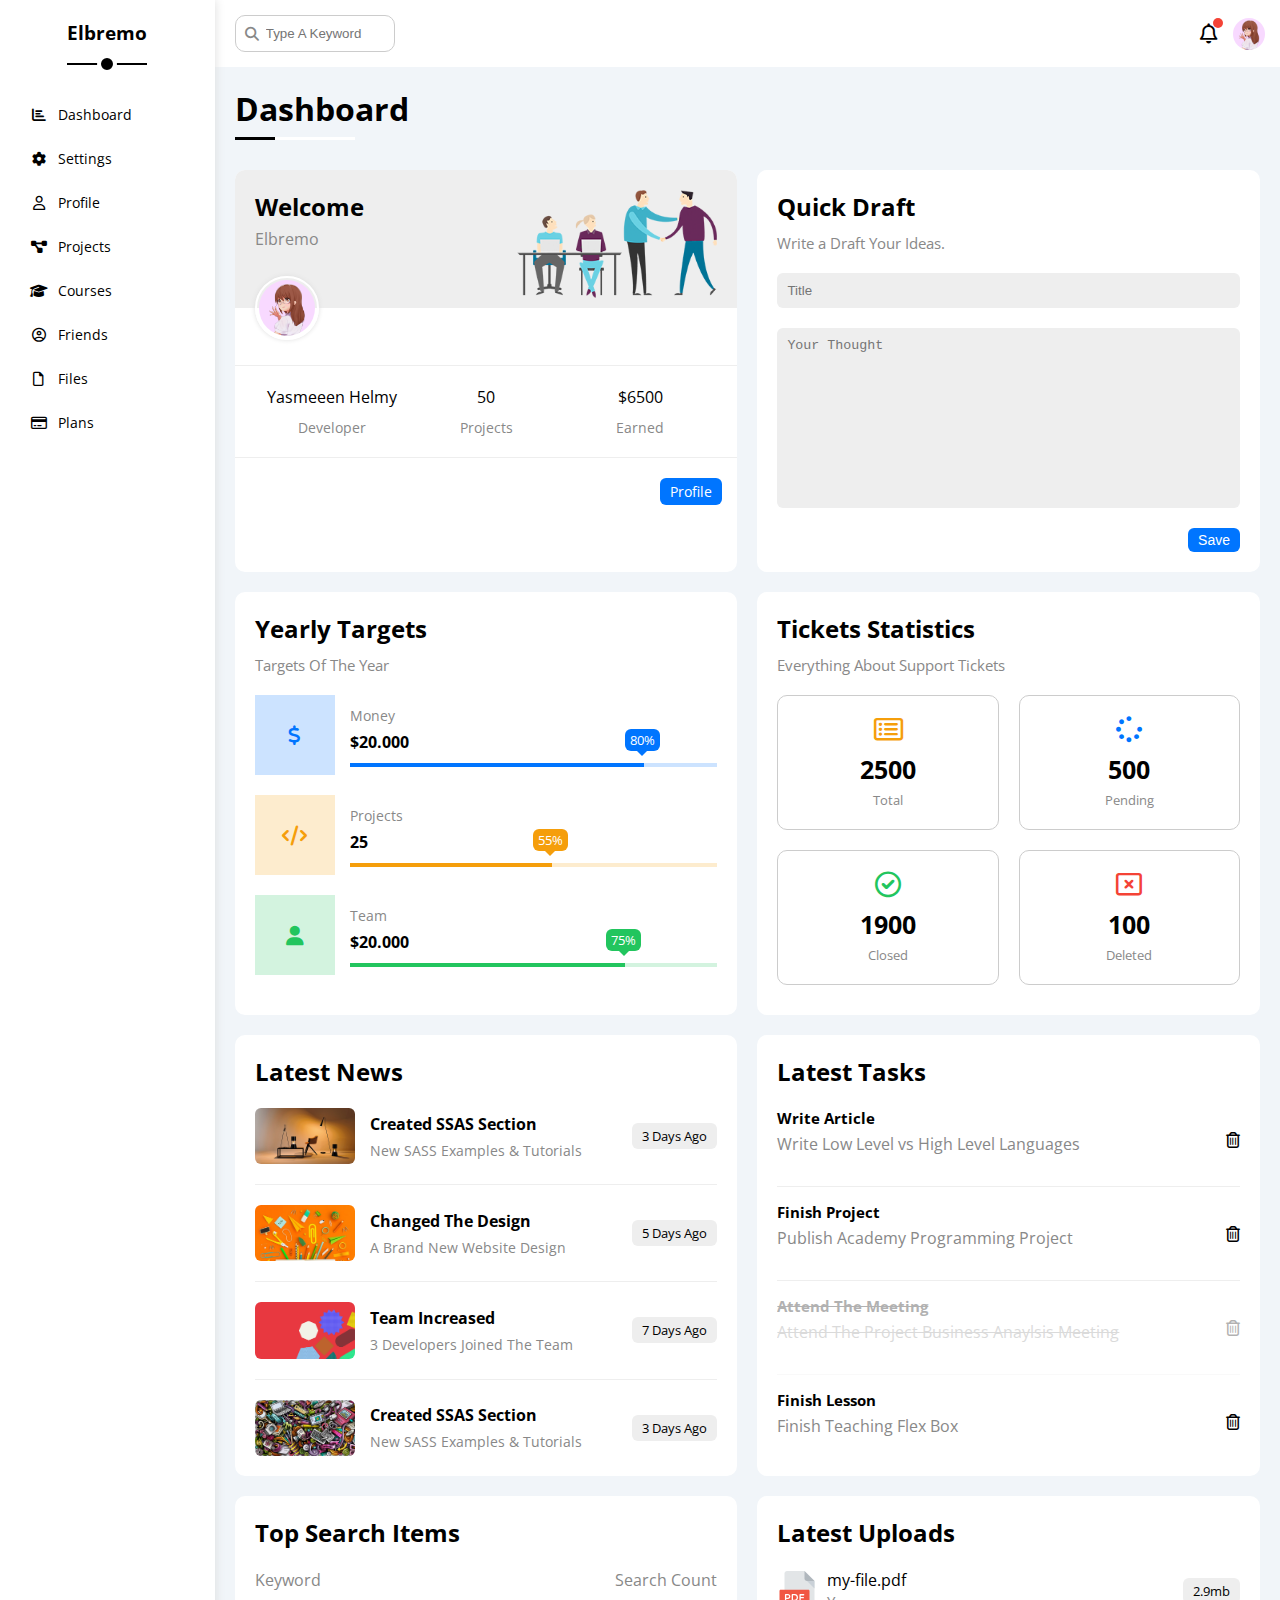
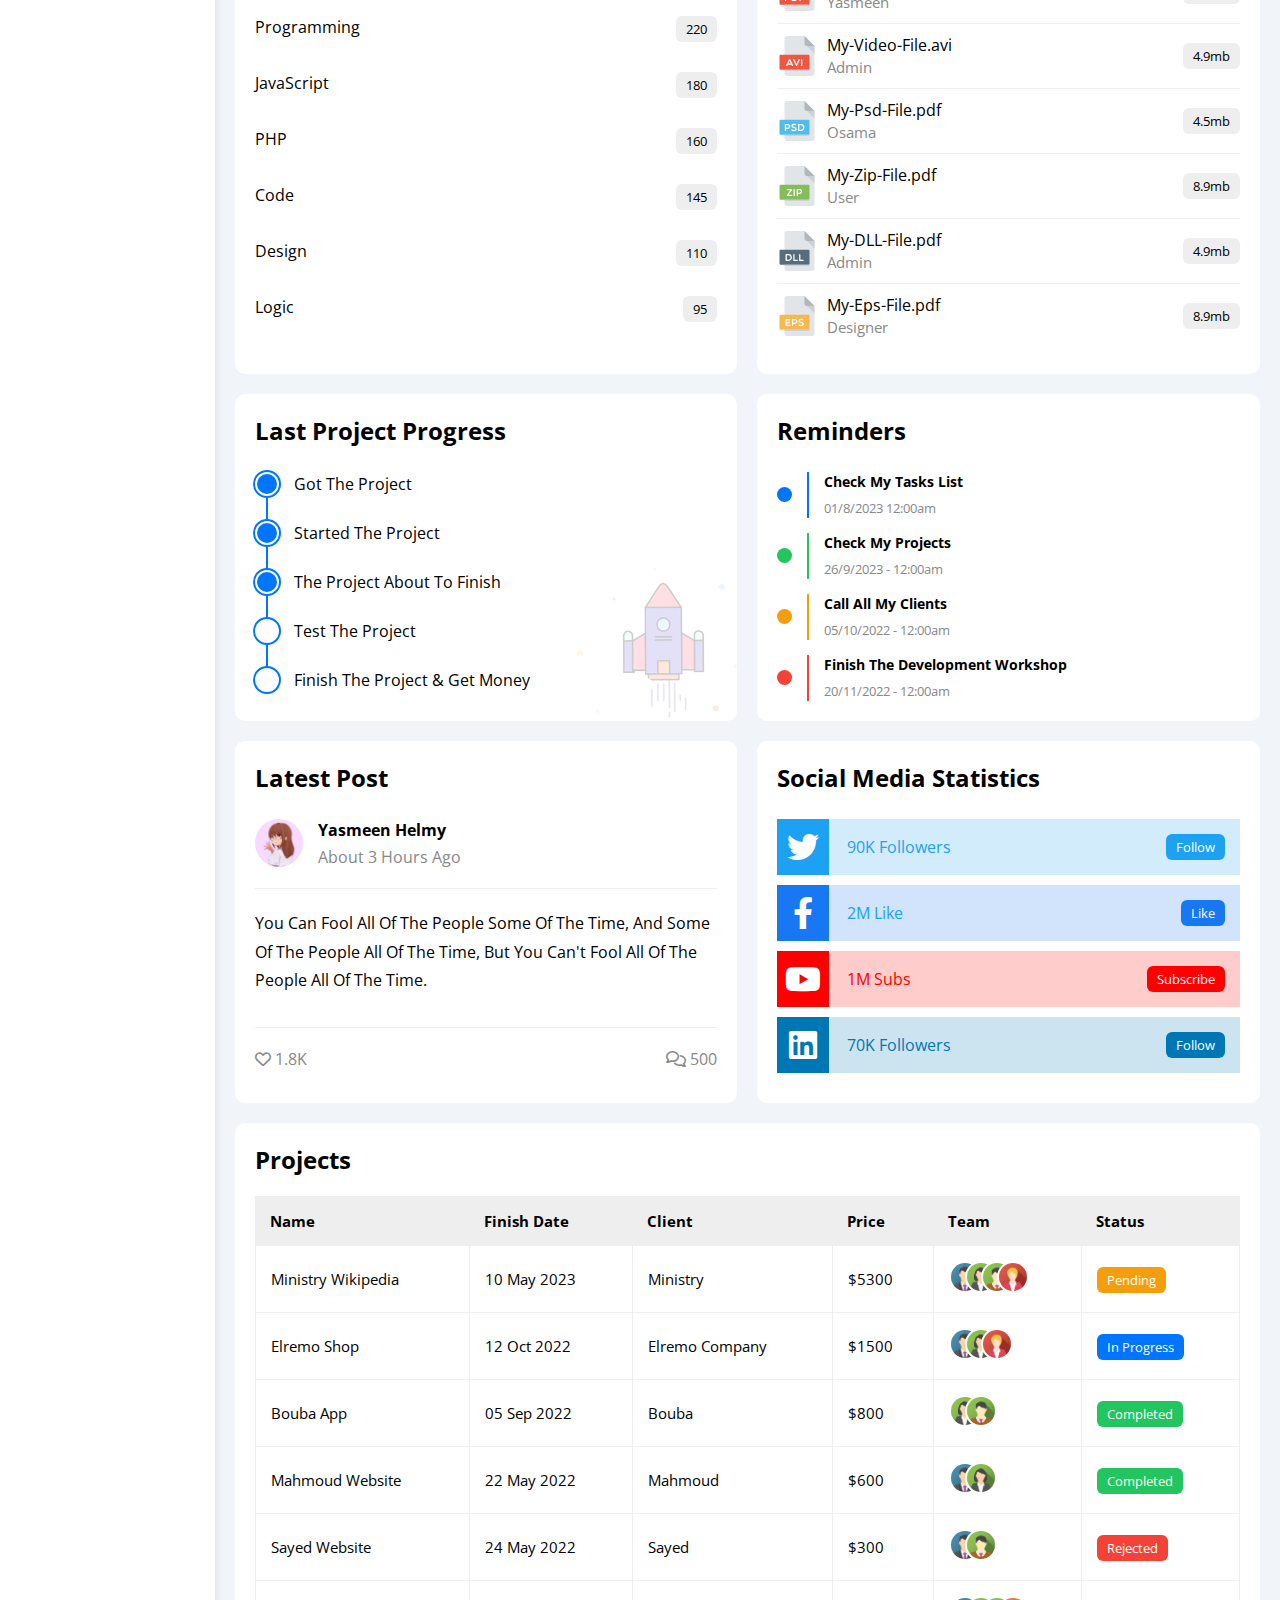
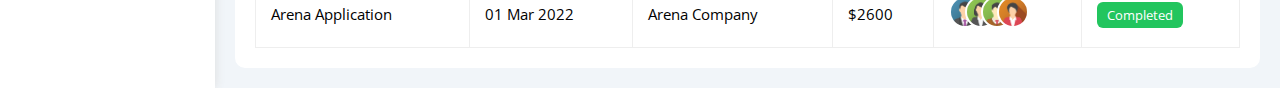
<file: index.html>
<!DOCTYPE html>
<html lang="en">
<head>
    <meta charset="UTF-8">
    <meta name="viewport" content="width=device-width, initial-scale=1.0">
    <title>Dashboard</title>
    <link rel="stylesheet" href="css/all.min.css">
    <link rel="stylesheet" href="css/framework.css">
    <link rel="stylesheet" href="css/master.css">
    <link rel="preconnect" href="https://fonts.googleapis.com">
    <link rel="preconnect" href="https://fonts.gstatic.com" crossorigin>
    <link rel="stylesheet" href="https://fonts.googleapis.com/css2?family=Open+Sans:wght@300;500&display=swap">
</head>
<body>
    <div class="page d-flex">
        <div class="sidebar bg-white p-20 p-relative">
            <h3 class="p-relative txt-c mt-0">Elbremo</h3>
            <ul>
                <li>
                    <a class="active d-flex align-center fs-14 c-black rad-6 p-10" href="index.html">
                        <i class="fa-solid fa-chart-bar fa-fw"></i>
                        <span>Dashboard</span>
                    </a>
                </li>
                <li>
                    <a class="d-flex align-center fs-14 c-black rad-6 p-10" href="settings.html">
                        <i class="fa-solid fa-gear fa-fw"></i>
                        <span>Settings</span>
                    </a>
                </li>
                <li>
                    <a class="d-flex align-center fs-14 c-black rad-6 p-10" href="profile.html">
                        <i class="fa-regular fa-user fa-fw"></i>
                        <span>Profile</span>
                    </a>
                </li>
                <li>
                    <a class="d-flex align-center fs-14 c-black rad-6 p-10" href="projects.html">
                        <i class="fa-solid fa-diagram-project fa-fw"></i>
                        <span>Projects</span>
                    </a>
                </li>
                <li>
                    <a class="d-flex align-center fs-14 c-black rad-6 p-10" href="courses.html">
                        <i class="fa-solid fa-graduation-cap fa-fw"></i>
                        <span>Courses</span>
                    </a>
                </li>
                <li>
                    <a class="d-flex align-center fs-14 c-black rad-6 p-10" href="friends.html">
                        <i class="fa-regular fa-circle-user fa-fw"></i>
                        <span>Friends</span>
                    </a>
                </li>
                <li>
                    <a class="d-flex align-center fs-14 c-black rad-6 p-10" href="files.html">
                        <i class="fa-regular fa-file fa-fw"></i>
                        <span>Files</span>
                    </a>
                </li>
                <li>
                    <a class="d-flex align-center fs-14 c-black rad-6 p-10" href="plans.html">
                        <i class="fa-regular fa-credit-card fa-fw"></i>
                        <span>Plans</span>
                    </a>
                </li>
            </ul>
        </div>
        <div class="content w-full">
            <!-- Start Head -->
            <div class="head bg-white p-15 between-flex">
                <div class="search p-relative">
                    <input class="p-10" type="search" placeholder="Type A Keyword">
                </div>
                <div class="icons d-flex align-center">
                    <span class="notification p-relative">
                        <i class="fa-regular fa-bell fa-lg"></i>
                    </span>
                    <img src="images/avatar.webp" alt="logo-img">
                </div>
            </div>
            <!-- End Head -->
            <h1 class="p-relative">Dashboard</h1>
            <div class="wrapper d-grid gap-20">
                <!-- Start Welcome Widget -->
                <div class="welcome bg-white rad-10 text-c-mobile block-mobile">
                    <div class="intro p-20 d-flex space-between bg-eee">
                        <div>
                            <h2 class="m-0">Welcome</h2>
                            <p class="c-grey mt-5">Elbremo</p>
                        </div>
                        <img class="hide-mobile" src="images/welcome.png" alt="welcome">
                    </div> <!-- /intro -->
                    <img src="images/avatar.webp" alt="avatar" class="avatar">
                    <div class="body txt-c d-flex p-20 mt-20 mb-20 block-mobile">
                        <div>Yasmeeen Helmy <span class="d-block c-grey fs-14 mt-10">Developer</span></div>
                        <div>50 <span class="d-block c-grey fs-14 mt-10">Projects</span></div>
                        <div>$6500 <span class="d-block c-grey fs-14 mt-10">Earned</span></div>
                    </div> <!-- /body -->
                    <a href="profile.html" class="visit d-block fs-14 bg-blue c-white w-fit btn-shape">Profile</a>
                </div> <!-- /welcome -->
                <!-- End Welcome Widget -->
                <!-- Start Quick Draft Widget -->
                <div class="quick-draft p-20 bg-white rad-10">
                    <h2 class="mt-0 mb-10">Quick Draft</h2>
                    <p class="mt-0 mb-20 c-grey fs-15">Write a Draft Your Ideas.</p>
                    <form action="">
                        <input class="d-block mb-20 w-full p-10 b-none bg-eee rad-6" type="text" placeholder="Title">
                        <textarea class="d-block mb-20 w-full p-10 b-none bg-eee rad-6" placeholder="Your Thought"></textarea>
                        <input class="save d-block fs-14 bg-blue c-white b-none w-fit btn-shape" type="submit" value="Save">
                    </form>
                </div>
                <!-- End Quick Draft Widget -->
                <!-- Start Targets Widget -->
                <div class="targets p-20 bg-white rad-10">
                    <h2 class="mt-0 mb-10">Yearly Targets</h2>
                    <p class="mt-0 mb-20 c-grey fs-15">Targets Of The Year</p>
                    <div class="target-row mb-20 d-flex align-center blue">
                        <div class="icon center-flex">
                            <i class="fa-solid fa-dollar-sign fa-lg c-blue"></i>
                        </div>
                        <div class="details">
                            <span class="fs-14 c-grey">Money</span>
                            <span class="d-block mt-5 mb-10 fw-bold">$20.000</span>
                            <div class="progress p-relative">
                                <span class="bg-blue blue" style="width: 80%;">
                                    <span class="bg-blue">80%</span>
                                </span>
                            </div>
                        </div>
                    </div> <!-- target-row -->
                    <div class="target-row mb-20 d-flex align-center orange">
                        <div class="icon center-flex">
                            <i class="fa-solid fa-code fa-lg c-orange"></i>
                        </div>
                        <div class="details">
                            <span class="fs-14 c-grey">Projects</span>
                            <span class="d-block mt-5 mb-10 fw-bold">25</span>
                            <div class="progress p-relative">
                                <span class="bg-orange orange" style="width: 55%;">
                                    <span class="bg-orange">55%</span>
                                </span>
                            </div>
                        </div>
                    </div> <!-- target-row -->
                    <div class="target-row mb-20 d-flex align-center green">
                        <div class="icon center-flex">
                            <i class="fa-solid fa-user fa-lg c-green"></i>
                        </div>
                        <div class="details">
                            <span class="fs-14 c-grey">Team</span>
                            <span class="d-block mt-5 mb-10 fw-bold">$20.000</span>
                            <div class="progress p-relative">
                                <span class="bg-green green" style="width: 75%;">
                                    <span class="bg-green">75%</span>
                                </span>
                            </div>
                        </div>
                    </div> <!-- target-row -->
                </div>
                <!-- End Targets Widget -->
                <!-- Start Ticket Widget -->
                <div class="tickets p-20 bg-white rad-10">
                    <h2 class="mt-0 mb-10"> Tickets Statistics</h2>
                    <p class="mt-0 mb-20 c-grey fs-15">Everything About Support Tickets</p>
                    <div class="d-flex txt-c gap-20 f-wrap">
                        <div class="box p-20 rad-10 fs-13 c-grey">
                            <i class="fa-regular fa-rectangle-list fa-2x mb-10 c-orange"></i>
                            <span class="d-block c-black fw-bold fs-25 mb-5">2500</span>
                            Total
                        </div> <!-- /box -->
                        <div class="box p-20 rad-10 fs-13 c-grey">
                            <i class="fa-solid fa-spinner fa-2x mb-10 c-blue"></i>
                            <span class="d-block c-black fw-bold fs-25 mb-5">500</span>
                            Pending
                        </div> <!-- /box -->
                        <div class="box p-20 rad-10 fs-13 c-grey">
                            <i class="fa-regular fa-circle-check fa-2x mb-10 c-green"></i>
                            <span class="d-block c-black fw-bold fs-25 mb-5">1900</span>
                            Closed
                        </div> <!-- /box -->
                        <div class="box p-20 rad-10 fs-13 c-grey">
                            <i class="fa-regular fa-rectangle-xmark fa-2x mb-10 c-red"></i>
                            <span class="d-block c-black fw-bold fs-25 mb-5">100</span>
                            Deleted
                        </div> <!-- /box -->
                    </div>
                </div>
                <!-- End Ticket Widget -->
                <!-- Start Latest News -->
                <div class="latest-news p-20 bg-white rad-10 txt-c-mobile">
                    <h2 class="mt-0 mb-20">Latest News</h2>
                    <div class="news-row d-flex align-center">
                        <img src="images/news-01.png" alt="news-01">
                        <div class="info">
                            <h3>Created SSAS Section</h3>
                            <p class="m-0 fs-14 c-grey">New SASS Examples & Tutorials</p>
                        </div>
                        <div class="btn-shape bg-eee fs-13 label">3 Days Ago</div>
                    </div> <!-- /news-row -->
                    <div class="news-row d-flex align-center">
                        <img src="images/news-02.png" alt="news-01">
                        <div class="info">
                            <h3>Changed The Design</h3>
                            <p class="m-0 fs-14 c-grey">A Brand New Website Design</p>
                        </div>
                        <div class="btn-shape bg-eee fs-13 label">5 Days Ago</div>
                    </div> <!-- /news-row -->
                    <div class="news-row d-flex align-center">
                        <img src="images/news-03.png" alt="news-01">
                        <div class="info">
                            <h3>Team Increased</h3>
                            <p class="m-0 fs-14 c-grey">3 Developers Joined The Team</p>
                        </div>
                        <div class="btn-shape bg-eee fs-13 label">7 Days Ago</div>
                    </div> <!-- /news-row -->
                    <div class="news-row d-flex align-center">
                        <img src="images/news-04.png" alt="news-01">
                        <div class="info">
                            <h3>Created SSAS Section</h3>
                            <p class="m-0 fs-14 c-grey">New SASS Examples & Tutorials</p>
                        </div>
                        <div class="btn-shape bg-eee fs-13 label">3 Days Ago</div>
                    </div> <!-- /news-row -->
                </div>
                <!-- End Latest News -->
                <!-- Start Tasks -->
                <div class="tasks p-20 bg-white rad-10">
                    <h2 class="mt-0 mb-20">Latest Tasks</h2>
                    <!-- <div class="task-row between-flex">
                        <div class="info">
                            <h3 class="mt-0 mb-5 fs-15">Record One New Video</h3>
                            <p class="mt-0 c-grey">Record Python Create Exe Project</p>
                        </div>
                        <i class="fa-regular fa-trash-can delete"></i>
                    </div>  -->
                    <div class="task-row between-flex">
                        <div class="info">
                            <h3 class="mt-0 mb-5 fs-15">Write Article</h3>
                            <p class="mt-0 c-grey">Write Low Level vs High Level Languages</p>
                        </div>
                        <i class="fa-regular fa-trash-can delete"></i>
                    </div> <!-- /task-row -->
                    <div class="task-row between-flex">
                        <div class="info">
                            <h3 class="mt-0 mb-5 fs-15">Finish Project</h3>
                            <p class="mt-0 c-grey">Publish Academy Programming Project</p>
                        </div>
                        <i class="fa-regular fa-trash-can delete"></i>
                    </div> <!-- /task-row -->
                    <div class="task-row between-flex done">
                        <div class="info">
                            <h3 class="mt-0 mb-5 fs-15">Attend The Meeting</h3>
                            <p class="mt-0 c-grey">Attend The Project Business Anaylsis Meeting</p>
                        </div>
                        <i class="fa-regular fa-trash-can delete"></i>
                    </div> <!-- /task-row -->
                    <div class="task-row between-flex">
                        <div class="info">
                            <h3 class="mt-0 mb-5 fs-15">Finish Lesson</h3>
                            <p class="mt-0 c-grey">Finish Teaching Flex Box</p>
                        </div>
                        <i class="fa-regular fa-trash-can delete"></i>
                    </div> <!-- /task-row -->
                </div>
                <!-- End Tasks -->
                <!-- Start Top Search Word Widget -->
                <div class="search-items p-20 bg-white rad-10">
                    <h2 class="mt-0 mb-20">Top Search Items</h2>
                    <div class="items-head d-flex space-between c-grey mb-10">
                        <div>Keyword</div>
                        <div>Search Count</div>
                    </div>
                    <div class="items d-flex space-between pt-15 pb-15">
                        <span>Programming</span>
                        <span class="bg-eee fs-13 btn-shape">220</span>
                    </div>
                    <div class="items d-flex space-between pt-15 pb-15">
                        <span>JavaScript</span>
                        <span class="bg-eee btn-shape fs-13">180</span>
                    </div>
                    <div class="items d-flex space-between pt-15 pb-15">
                        <span>PHP</span>
                        <span class="bg-eee btn-shape fs-13">160</span>
                    </div>
                    <div class="items d-flex space-between pt-15 pb-15">
                        <span>Code</span>
                        <span class="bg-eee btn-shape fs-13">145</span>
                    </div>
                    <div class="items d-flex space-between pt-15 pb-15">
                        <span>Design</span>
                        <span class="bg-eee btn-shape fs-13">110</span>
                    </div>
                    <div class="items d-flex space-between pt-15 pb-15">
                        <span>Logic</span>
                        <span class="bg-eee btn-shape fs-13">95</span>
                    </div>
                </div> <!-- /search-items -->
                <!-- End Top Search Word Widget -->
                <!-- Start Latest Uploads -->
                <div class="latest-uploads p-20 bg-white rad-10">
                    <h2 class="mt-0 mb-20">Latest Uploads</h2>
                    <ul class="mt-0">
                        <li class="between-flex pb-10 mb-10">
                            <div class="d-flex align-center">
                                <img class="mr-10" src="images/pdf.svg" alt="pdf-img">
                                <div>
                                    <span class="d-block">my-file.pdf</span>
                                    <span class="fs-15 c-grey">Yasmeen</span>
                                </div>
                            </div>
                            <div class="bg-eee btn-shape fs-13">2.9mb</div>
                        </li>
                        <li class="between-flex pb-10 mb-10">
                            <div class="d-flex align-center">
                              <img class="mr-10" src="images/avi.svg" alt="avi-img" />
                              <div>
                                <span class="d-block">My-Video-File.avi</span>
                                <span class="fs-15 c-grey">Admin</span>
                              </div>
                            </div>
                            <div class="bg-eee btn-shape fs-13">4.9mb</div>
                        </li>
                        <li class="between-flex pb-10 mb-10">
                            <div class="d-flex align-center">
                              <img class="mr-10" src="images/psd.svg" alt="psd-img" />
                              <div>
                                <span class="d-block">My-Psd-File.pdf</span>
                                <span class="fs-15 c-grey">Osama</span>
                              </div>
                            </div>
                            <div class="bg-eee btn-shape fs-13">4.5mb</div>
                        </li>
                        <li class="between-flex pb-10 mb-10">
                            <div class="d-flex align-center">
                              <img class="mr-10" src="images/zip.svg" alt="zip-img" />
                              <div>
                                <span class="d-block">My-Zip-File.pdf</span>
                                <span class="fs-15 c-grey">User</span>
                              </div>
                            </div>
                            <div class="bg-eee btn-shape fs-13">8.9mb</div>
                        </li>
                        <li class="between-flex pb-10 mb-10">
                            <div class="d-flex align-center">
                              <img class="mr-10" src="images/dll.svg" alt="dll-img" />
                              <div>
                                <span class="d-block">My-DLL-File.pdf</span>
                                <span class="fs-15 c-grey">Admin</span>
                              </div>
                            </div>
                            <div class="bg-eee btn-shape fs-13">4.9mb</div>
                        </li>
                        <li class="between-flex">
                            <div class="d-flex align-center">
                              <img class="mr-10" src="images/eps.svg" alt="eps-img" />
                              <div>
                                <span class="d-block">My-Eps-File.pdf</span>
                                <span class="fs-15 c-grey">Designer</span>
                              </div>
                            </div>
                            <div class="bg-eee btn-shape fs-13">8.9mb</div>
                        </li>
                    </ul>
                </div>
                <!-- End Latest Uploads -->
                <!-- Start Last Project Progress Widget -->
                <div class="last-project p-20 bg-white rad-10 p-relative">
                    <h2 class="mt-0 mb-20">Last Project Progress</h2>
                    <ul class="m-0 p-relative">
                        <li class="mt-25 d-flex align-center done">Got The Project</li>
                        <li class="mt-25 d-flex align-center done">Started The Project</li>
                        <li class="mt-25 d-flex align-center done">The Project About To Finish</li>
                        <li class="mt-25 d-flex align-center current">Test The Project</li>
                        <li class="mt-25 d-flex align-center">Finish The Project & Get Money</li>
                    </ul>
                    <img class="launch-icon hide-mobile" src="images/project.png" alt="project-img">
                </div>
                <!-- End Last Project Progress Widget -->
                <!-- Start Reminders Widget -->
                <div class="reminders p-20 bg-white rad-10 p-relative">
                    <h2 class="mt-0 mb-25">Reminders</h2>
                    <ul class="m-0">
                        <li class="d-flex align-center mt-15">
                            <span class="key bg-blue mr-15 d-block rad-half"></span>
                            <div class="pl-15 blue">
                                <p class="fs-14 fw-bold mt-0 mb-5">Check My Tasks List</p>
                                <span class="fs-13 c-grey">01/8/2023 12:00am</span>
                            </div>
                        </li>
                        <li class="d-flex align-center mt-15">
                            <span class="key bg-green mr-15 d-block rad-half"></span>
                            <div class="pl-15 green">
                              <p class="fs-14 fw-bold mt-0 mb-5">Check My Projects</p>
                              <span class="fs-13 c-grey">26/9/2023 - 12:00am</span>
                            </div>
                        </li>
                        <li class="d-flex align-center mt-15">
                            <span class="key bg-orange mr-15 d-block rad-half"></span>
                            <div class="pl-15 orange">
                              <p class="fs-14 fw-bold mt-0 mb-5">Call All My Clients</p>
                              <span class="fs-13 c-grey">05/10/2022 - 12:00am</span>
                            </div>
                        </li>
                        <li class="d-flex align-center mt-15">
                            <span class="key bg-red mr-15 d-block rad-half"></span>
                            <div class="pl-15 red">
                              <p class="fs-14 fw-bold mt-0 mb-5">Finish The Development Workshop</p>
                              <span class="fs-13 c-grey">20/11/2022 - 12:00am</span>
                            </div>
                        </li>
                    </ul>
                </div>
                <!-- End Reminders Widget -->
                <!-- Start Lastest Post Widget -->
                <div class="latest-post p-20 bg-white rad-10 p-relative">
                    <h2 class="mt-0 mb-25">Latest Post</h2>
                    <div class="top d-flex align-center">
                        <img class="avatar mr-15" src="images/avatar.webp" alt="avatar-img">
                        <div class="info">
                            <span class="d-block mb-5 fw-bold">Yasmeen Helmy</span>
                            <span class="c-grey">About 3 Hours Ago</span>
                        </div>
                    </div>
                    <div class="post-content txt-c-mobile pt-20 pb-20 mt-20 mb-20">
                        You can fool all of the people some of the time, and some of the people all of the time, but you can't
                        fool all of the people all of the time.
                    </div>
                    <div class="post-status between-flex c-grey">
                        <div>
                            <i class="fa-regular fa-heart"></i>
                            <span>1.8K</span>
                        </div>
                        <div>
                            <i class="fa-regular fa-comments"></i>
                            <span>500</span>
                        </div>
                    </div>
                </div>
                <!-- End Lastest Post Widget -->
                <!-- Start Social Media Stats Widget -->
                <div class="social-media p-20 bg-white rad-10 p-relative">
                    <h2 class="mt-0 mb-25">Social Media Statistics</h2>
                    <div class="box twitter p-15 p-relative mb-10 between-flex">
                        <i class="fa-brands fa-twitter fa-2x c-white h-full center-flex"></i>
                        <span>90K Followers</span>
                        <a class="fs-13 c-white btn-shape" href="#">Follow</a>
                    </div>
                    <div class="box facebook p-15 p-relative mb-10 between-flex">
                        <i class="fa-brands fa-facebook-f fa-2x c-white h-full center-flex"></i>
                        <span>2M Like</span>
                        <a class="fs-13 c-white btn-shape" href="#">Like</a>
                    </div>
                    <div class="box youtube p-15 p-relative mb-10 between-flex">
                        <i class="fa-brands fa-youtube fa-2x c-white h-full center-flex"></i>
                        <span>1M Subs</span>
                        <a class="fs-13 c-white btn-shape" href="#">Subscribe</a>
                    </div>
                    <div class="box linkedin p-15 p-relative mb-10 between-flex">
                        <i class="fa-brands fa-linkedin fa-2x c-white h-full center-flex"></i>
                        <span>70K Followers</span>
                        <a class="fs-13 c-white btn-shape" href="#">Follow</a>
                    </div>
                </div>
                <!-- End Social Media Stats Widget -->
            </div> <!-- /wrapper -->
            <!-- Start Projects Table -->
            <div class="projects p-20 bg-white rad-10 m-20">
                <h2 class="mt-0 mb-20">Projects</h2>
                <div class="responsive-table">
                    <table class="fs-15 w-full">
                        <thead>
                            <tr>
                                <td>Name</td>
                                <td>Finish Date</td>
                                <td>Client</td>
                                <td>Price</td>
                                <td>Team</td>
                                <td>Status</td>
                            </tr>
                        </thead>
                        <tbody>
                            <tr>
                                <td>Ministry Wikipedia</td>
                                <td>10 May 2023</td>
                                <td>Ministry</td>
                                <td>$5300</td>
                                <td>
                                    <img src="images/team-01.png" alt="team-01" />
                                    <img src="images/team-02.png" alt="team-02" />
                                    <img src="images/team-03.png" alt="team-03" />
                                    <img src="images/team-05.png" alt="team-05" />
                                </td>
                                <td>
                                    <span class="label btn-shape bg-orange c-white">Pending</span>
                                </td>
                            </tr>
                            <tr>
                                <td>Elremo Shop</td>
                                <td>12 Oct 2022</td>
                                <td>Elremo Company</td>
                                <td>$1500</td>
                                <td>
                                  <img src="images/team-01.png" alt="team-01" />
                                  <img src="images/team-02.png" alt="team-02" />
                                  <img src="images/team-05.png" alt="team-05" />
                                </td>
                                <td><span class="label btn-shape bg-blue c-white">In Progress</span></td>
                            </tr>
                            <tr>
                                <td>Bouba App</td>
                                <td>05 Sep 2022</td>
                                <td>Bouba</td>
                                <td>$800</td>
                                <td>
                                  <img src="images/team-02.png" alt="team-02" />
                                  <img src="images/team-03.png" alt="team-03" />
                                </td>
                                <td><span class="label btn-shape bg-green c-white">Completed</span></td>
                            </tr>
                            <tr>
                                <td>Mahmoud Website</td>
                                <td>22 May 2022</td>
                                <td>Mahmoud</td>
                                <td>$600</td>
                                <td>
                                  <img src="images/team-01.png" alt="team-01" />
                                  <img src="images/team-02.png" alt="team-02" />
                                </td>
                                <td><span class="label btn-shape bg-green c-white">Completed</span></td>
                            </tr>
                            <tr>
                                <td>Sayed Website</td>
                                <td>24 May 2022</td>
                                <td>Sayed</td>
                                <td>$300</td>
                                <td>
                                  <img src="images/team-01.png" alt="team-01" />
                                  <img src="images/team-03.png" alt="team-03" />
                                </td>
                                <td><span class="label btn-shape bg-red c-white">Rejected</span></td>
                            </tr>
                            <tr>
                                <td>Arena Application</td>
                                <td>01 Mar 2022</td>
                                <td>Arena Company</td>
                                <td>$2600</td>
                                <td>
                                  <img src="images/team-01.png" alt="team-01" />
                                  <img src="images/team-02.png" alt="team-02" />
                                  <img src="images/team-03.png" alt="team-03" />
                                  <img src="images/team-04.png" alt="team-04" />
                                </td>
                                <td><span class="label btn-shape bg-green c-white">Completed</span></td>
                            </tr>
                        </tbody>
                    </table>
                </div>
            </div>
            <!-- End Projects Table -->
        </div>
    </div>
</body>
</html>
</file>
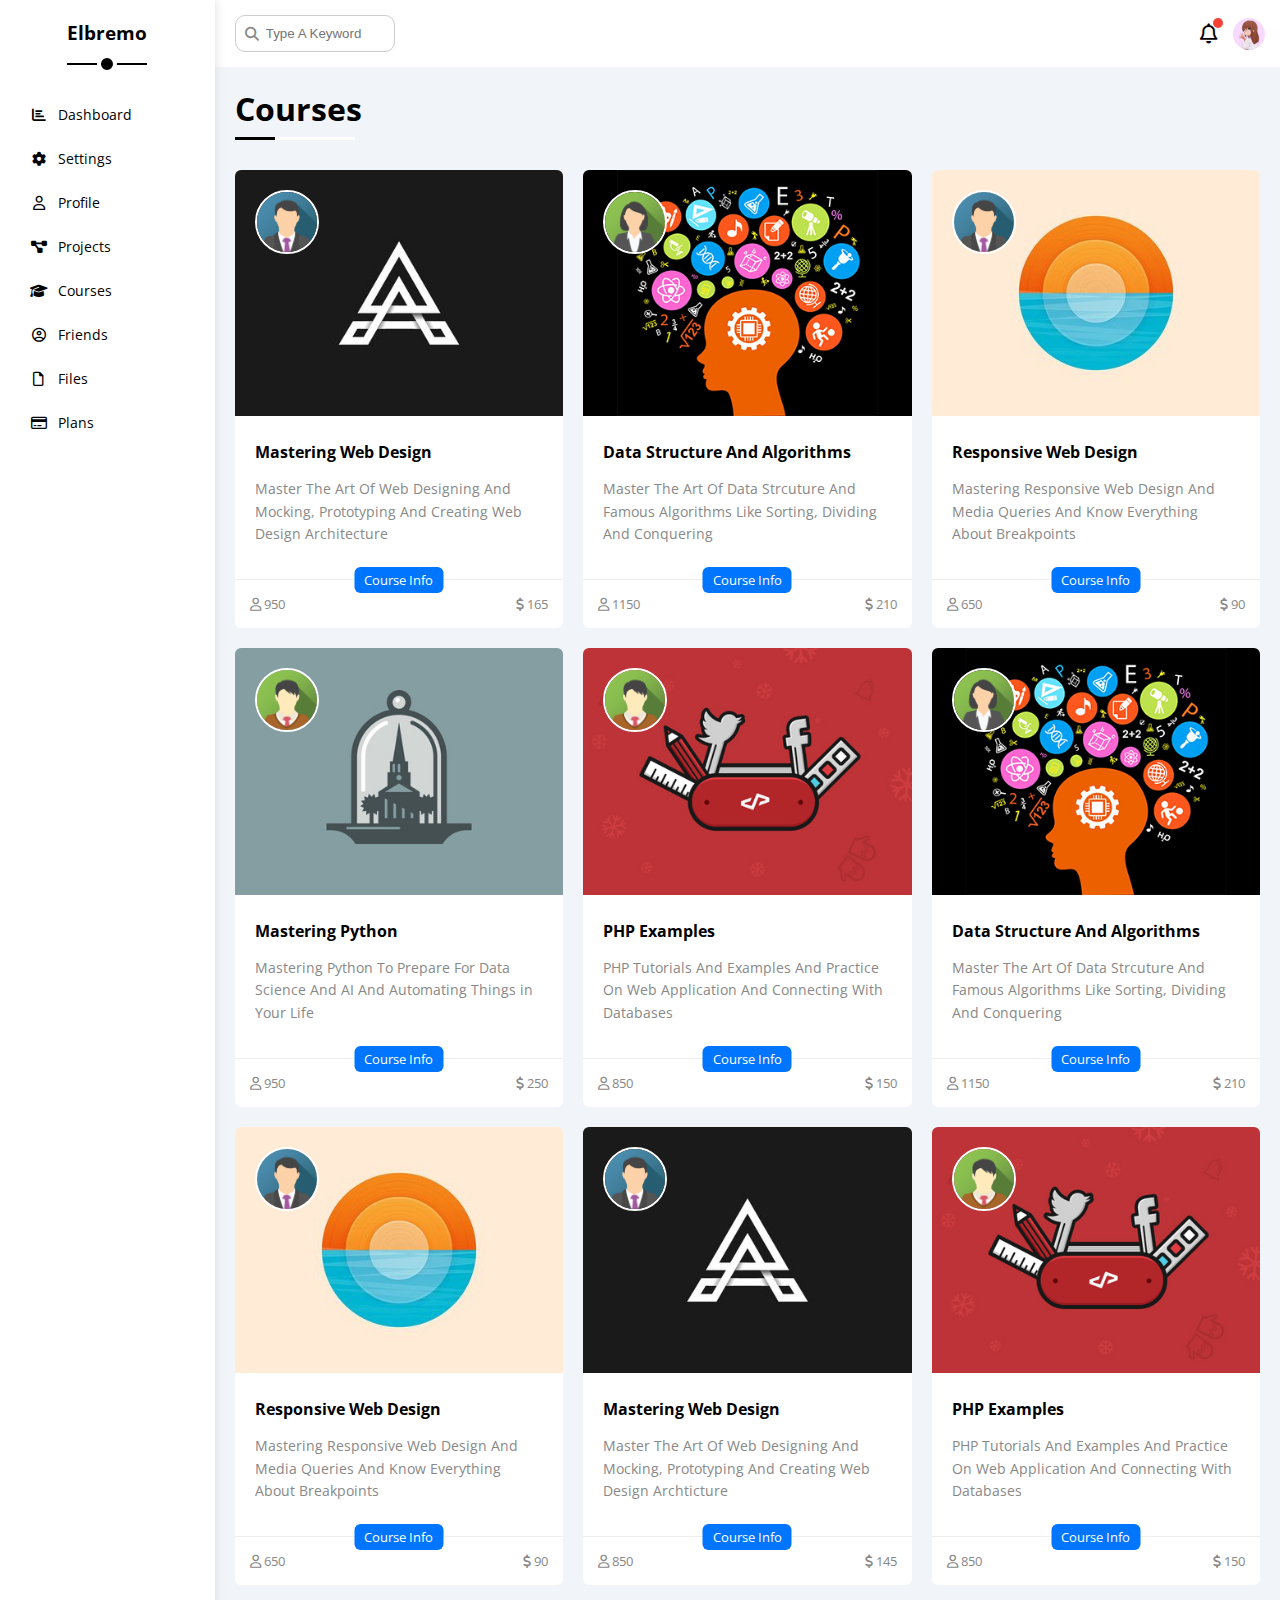
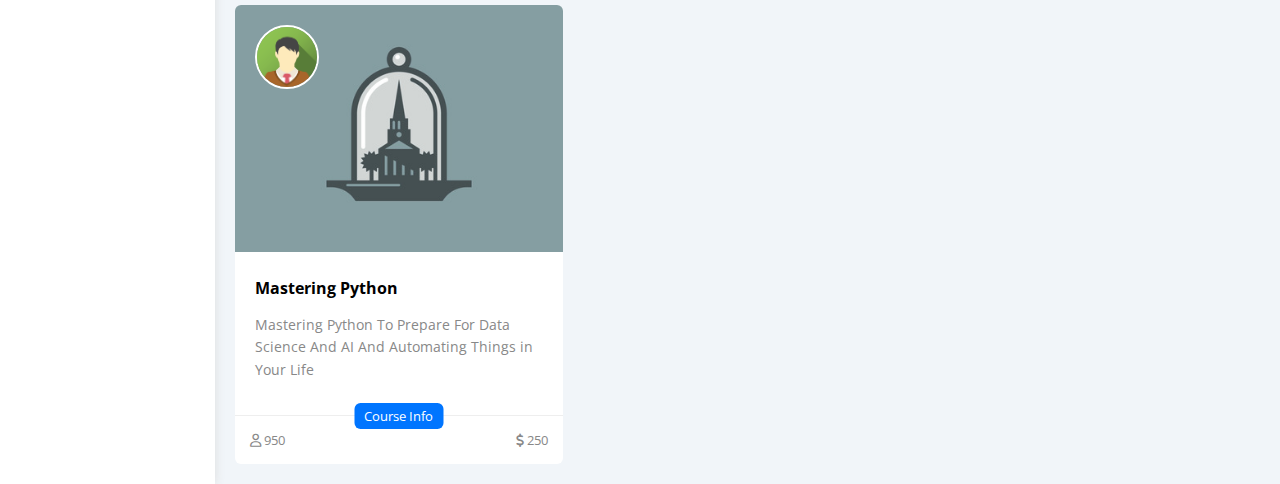
<file: courses.html>
<!DOCTYPE html>
<html lang="en">
<head>
    <meta charset="UTF-8">
    <meta name="viewport" content="width=device-width, initial-scale=1.0">
    <title>Courses</title>
    <link rel="stylesheet" href="css/all.min.css">
    <link rel="stylesheet" href="css/framework.css">
    <link rel="stylesheet" href="css/master.css">
    <link rel="preconnect" href="https://fonts.googleapis.com">
    <link rel="preconnect" href="https://fonts.gstatic.com" crossorigin>
    <link rel="stylesheet" href="https://fonts.googleapis.com/css2?family=Open+Sans:wght@300;500&display=swap">
</head>
<body>
    <div class="page d-flex">
        <div class="sidebar bg-white p-20 p-relative">
            <h3 class="p-relative txt-c mt-0">Elbremo</h3>
            <ul>
                <li>
                    <a class="d-flex align-center fs-14 c-black rad-6 p-10" href="index.html">
                        <i class="fa-solid fa-chart-bar fa-fw"></i>
                        <span>Dashboard</span>
                    </a>
                </li>
                <li>
                    <a class="d-flex align-center fs-14 c-black rad-6 p-10" href="settings.html">
                        <i class="fa-solid fa-gear fa-fw"></i>
                        <span>Settings</span>
                    </a>
                </li>
                <li>
                    <a class="d-flex align-center fs-14 c-black rad-6 p-10" href="profile.html">
                        <i class="fa-regular fa-user fa-fw"></i>
                        <span>Profile</span>
                    </a>
                </li>
                <li>
                    <a class="d-flex align-center fs-14 c-black rad-6 p-10" href="projects.html">
                        <i class="fa-solid fa-diagram-project fa-fw"></i>
                        <span>Projects</span>
                    </a>
                </li>
                <li>
                    <a class="active d-flex align-center fs-14 c-black rad-6 p-10" href="courses.html">
                        <i class="fa-solid fa-graduation-cap fa-fw"></i>
                        <span>Courses</span>
                    </a>
                </li>
                <li>
                    <a class="d-flex align-center fs-14 c-black rad-6 p-10" href="friends.html">
                        <i class="fa-regular fa-circle-user fa-fw"></i>
                        <span>Friends</span>
                    </a>
                </li>
                <li>
                    <a class="d-flex align-center fs-14 c-black rad-6 p-10" href="files.html">
                        <i class="fa-regular fa-file fa-fw"></i>
                        <span>Files</span>
                    </a>
                </li>
                <li>
                    <a class="d-flex align-center fs-14 c-black rad-6 p-10" href="plans.html">
                        <i class="fa-regular fa-credit-card fa-fw"></i>
                        <span>Plans</span>
                    </a>
                </li>
            </ul>
        </div>
        <div class="content w-full">
            <!-- Start Head -->
            <div class="head bg-white p-15 between-flex">
                <div class="search p-relative">
                    <input class="p-10" type="search" placeholder="Type A Keyword">
                </div>
                <div class="icons d-flex align-center">
                    <span class="notification p-relative">
                        <i class="fa-regular fa-bell fa-lg"></i>
                    </span>
                    <img src="images/avatar.webp" alt="logo-img">
                </div>
            </div>
            <!-- End Head -->
            <h1 class="p-relative">Courses</h1>
            <div class="courses-page d-grid m-20 gap-20">
                <div class="course bg-white rad-6 p-relative">
                    <img class="cover" src="images/course-01.jpg" alt="">
                    <img class="instructor" src="images/team-01.png" alt="">
                    <div class="p-20">
                        <h4 class="m-0">Mastering Web Design</h4>
                        <p class="description c-grey mt-15 fs-14">
                            Master The Art Of Web Designing And Mocking, Prototyping And Creating Web Design Architecture
                        </p>
                    </div>
                    <div class="info p-15 p-relative between-flex">
                        <span class="title bg-blue c-white btn-shape">Course Info</span>
                        <span class="c-grey">
                            <i class="far fa-user"></i>
                            950
                        </span>
                        <span class="c-grey">
                            <i class="fas fa-dollar-sign"></i>
                            165
                        </span>
                    </div>
                </div>
                <div class="course bg-white rad-6 p-relative">
                    <img class="cover" src="images/course-02.jpg" alt="" />
                    <img class="instructor" src="images/team-02.png" alt="" />
                    <div class="p-20">
                      <h4 class="m-0">Data Structure And Algorithms</h4>
                      <p class="description c-grey mt-15 fs-14">
                        Master The Art Of Data Strcuture And Famous Algorithms Like Sorting, Dividing And Conquering
                      </p>
                    </div>
                    <div class="info p-15 p-relative between-flex">
                      <span class="title bg-blue c-white btn-shape">Course Info</span>
                      <span class="c-grey"> <i class="fa-regular fa-user"></i> 1150</span>
                      <span class="c-grey"><i class="fa-solid fa-dollar-sign"></i> 210</span>
                    </div>
                </div>
                <div class="course bg-white rad-6 p-relative">
                    <img class="cover" src="images/course-03.jpg" alt="" />
                    <img class="instructor" src="images/team-01.png" alt="" />
                    <div class="p-20">
                      <h4 class="m-0">Responsive Web Design</h4>
                      <p class="description c-grey mt-15 fs-14">
                        Mastering Responsive Web Design And Media Queries And Know Everything About Breakpoints
                      </p>
                    </div>
                    <div class="info p-15 p-relative between-flex">
                      <span class="title bg-blue c-white btn-shape">Course Info</span>
                      <span class="c-grey"> <i class="fa-regular fa-user"></i> 650</span>
                      <span class="c-grey"><i class="fa-solid fa-dollar-sign"></i> 90</span>
                    </div>
                </div>
                <div class="course bg-white rad-6 p-relative">
                    <img class="cover" src="images/course-04.jpg" alt="" />
                    <img class="instructor" src="images/team-03.png" alt="" />
                    <div class="p-20">
                      <h4 class="m-0">Mastering Python</h4>
                      <p class="description c-grey mt-15 fs-14">
                        Mastering Python To Prepare For Data Science And AI And Automating Things in Your Life
                      </p>
                    </div>
                    <div class="info p-15 p-relative between-flex">
                      <span class="title bg-blue c-white btn-shape">Course Info</span>
                      <span class="c-grey"> <i class="fa-regular fa-user"></i> 950</span>
                      <span class="c-grey"><i class="fa-solid fa-dollar-sign"></i> 250</span>
                    </div>
                </div>
                <div class="course bg-white rad-6 p-relative">
                    <img class="cover" src="images/course-05.jpg" alt="" />
                    <img class="instructor" src="images/team-03.png" alt="" />
                    <div class="p-20">
                      <h4 class="m-0">PHP Examples</h4>
                      <p class="description c-grey mt-15 fs-14">
                        PHP Tutorials And Examples And Practice On Web Application And Connecting With Databases
                      </p>
                    </div>
                    <div class="info p-15 p-relative between-flex">
                      <span class="title bg-blue c-white btn-shape">Course Info</span>
                      <span class="c-grey"> <i class="fa-regular fa-user"></i> 850</span>
                      <span class="c-grey"><i class="fa-solid fa-dollar-sign"></i> 150</span>
                    </div>
                </div>
                <div class="course bg-white rad-6 p-relative">
                    <img class="cover" src="images/course-02.jpg" alt="" />
                    <img class="instructor" src="images/team-02.png" alt="" />
                    <div class="p-20">
                      <h4 class="m-0">Data Structure And Algorithms</h4>
                      <p class="description c-grey mt-15 fs-14">
                        Master The Art Of Data Strcuture And Famous Algorithms Like Sorting, Dividing And Conquering
                      </p>
                    </div>
                    <div class="info p-15 p-relative between-flex">
                      <span class="title bg-blue c-white btn-shape">Course Info</span>
                      <span class="c-grey"> <i class="fa-regular fa-user"></i> 1150</span>
                      <span class="c-grey"><i class="fa-solid fa-dollar-sign"></i> 210</span>
                    </div>
                </div>
                <div class="course bg-white rad-6 p-relative">
                    <img class="cover" src="images/course-03.jpg" alt="" />
                    <img class="instructor" src="images/team-01.png" alt="" />
                    <div class="p-20">
                      <h4 class="m-0">Responsive Web Design</h4>
                      <p class="description c-grey mt-15 fs-14">
                        Mastering Responsive Web Design And Media Queries And Know Everything About Breakpoints
                      </p>
                    </div>
                    <div class="info p-15 p-relative between-flex">
                      <span class="title bg-blue c-white btn-shape">Course Info</span>
                      <span class="c-grey"> <i class="fa-regular fa-user"></i> 650</span>
                      <span class="c-grey"><i class="fa-solid fa-dollar-sign"></i> 90</span>
                    </div>
                </div>
                <div class="course bg-white rad-6 p-relative">
                    <img class="cover" src="images/course-01.jpg" alt="" />
                    <img class="instructor" src="images/team-01.png" alt="" />
                    <div class="p-20">
                      <h4 class="m-0">Mastering Web Design</h4>
                      <p class="description c-grey mt-15 fs-14">
                        Master The Art Of Web Designing And Mocking, Prototyping And Creating Web Design Archticture
                      </p>
                    </div>
                    <div class="info p-15 p-relative between-flex">
                      <span class="title bg-blue c-white btn-shape">Course Info</span>
                      <span class="c-grey"> <i class="fa-regular fa-user"></i> 850</span>
                      <span class="c-grey"><i class="fa-solid fa-dollar-sign"></i> 145</span>
                    </div>
                </div>
                <div class="course bg-white rad-6 p-relative">
                    <img class="cover" src="images/course-05.jpg" alt="" />
                    <img class="instructor" src="images/team-03.png" alt="" />
                    <div class="p-20">
                      <h4 class="m-0">PHP Examples</h4>
                      <p class="description c-grey mt-15 fs-14">
                        PHP Tutorials And Examples And Practice On Web Application And Connecting With Databases
                      </p>
                    </div>
                    <div class="info p-15 p-relative between-flex">
                      <span class="title bg-blue c-white btn-shape">Course Info</span>
                      <span class="c-grey"> <i class="fa-regular fa-user"></i> 850</span>
                      <span class="c-grey"><i class="fa-solid fa-dollar-sign"></i> 150</span>
                    </div>
                </div>
                <div class="course bg-white rad-6 p-relative">
                    <img class="cover" src="images/course-04.jpg" alt="" />
                    <img class="instructor" src="images/team-03.png" alt="" />
                    <div class="p-20">
                      <h4 class="m-0">Mastering Python</h4>
                      <p class="description c-grey mt-15 fs-14">
                        Mastering Python To Prepare For Data Science And AI And Automating Things in Your Life
                      </p>
                    </div>
                    <div class="info p-15 p-relative between-flex">
                      <span class="title bg-blue c-white btn-shape">Course Info</span>
                      <span class="c-grey"> <i class="fa-regular fa-user"></i> 950</span>
                      <span class="c-grey"><i class="fa-solid fa-dollar-sign"></i> 250</span>
                    </div>
                </div>
            </div>
        </div>
    </div>
</body>
</html>
</file>
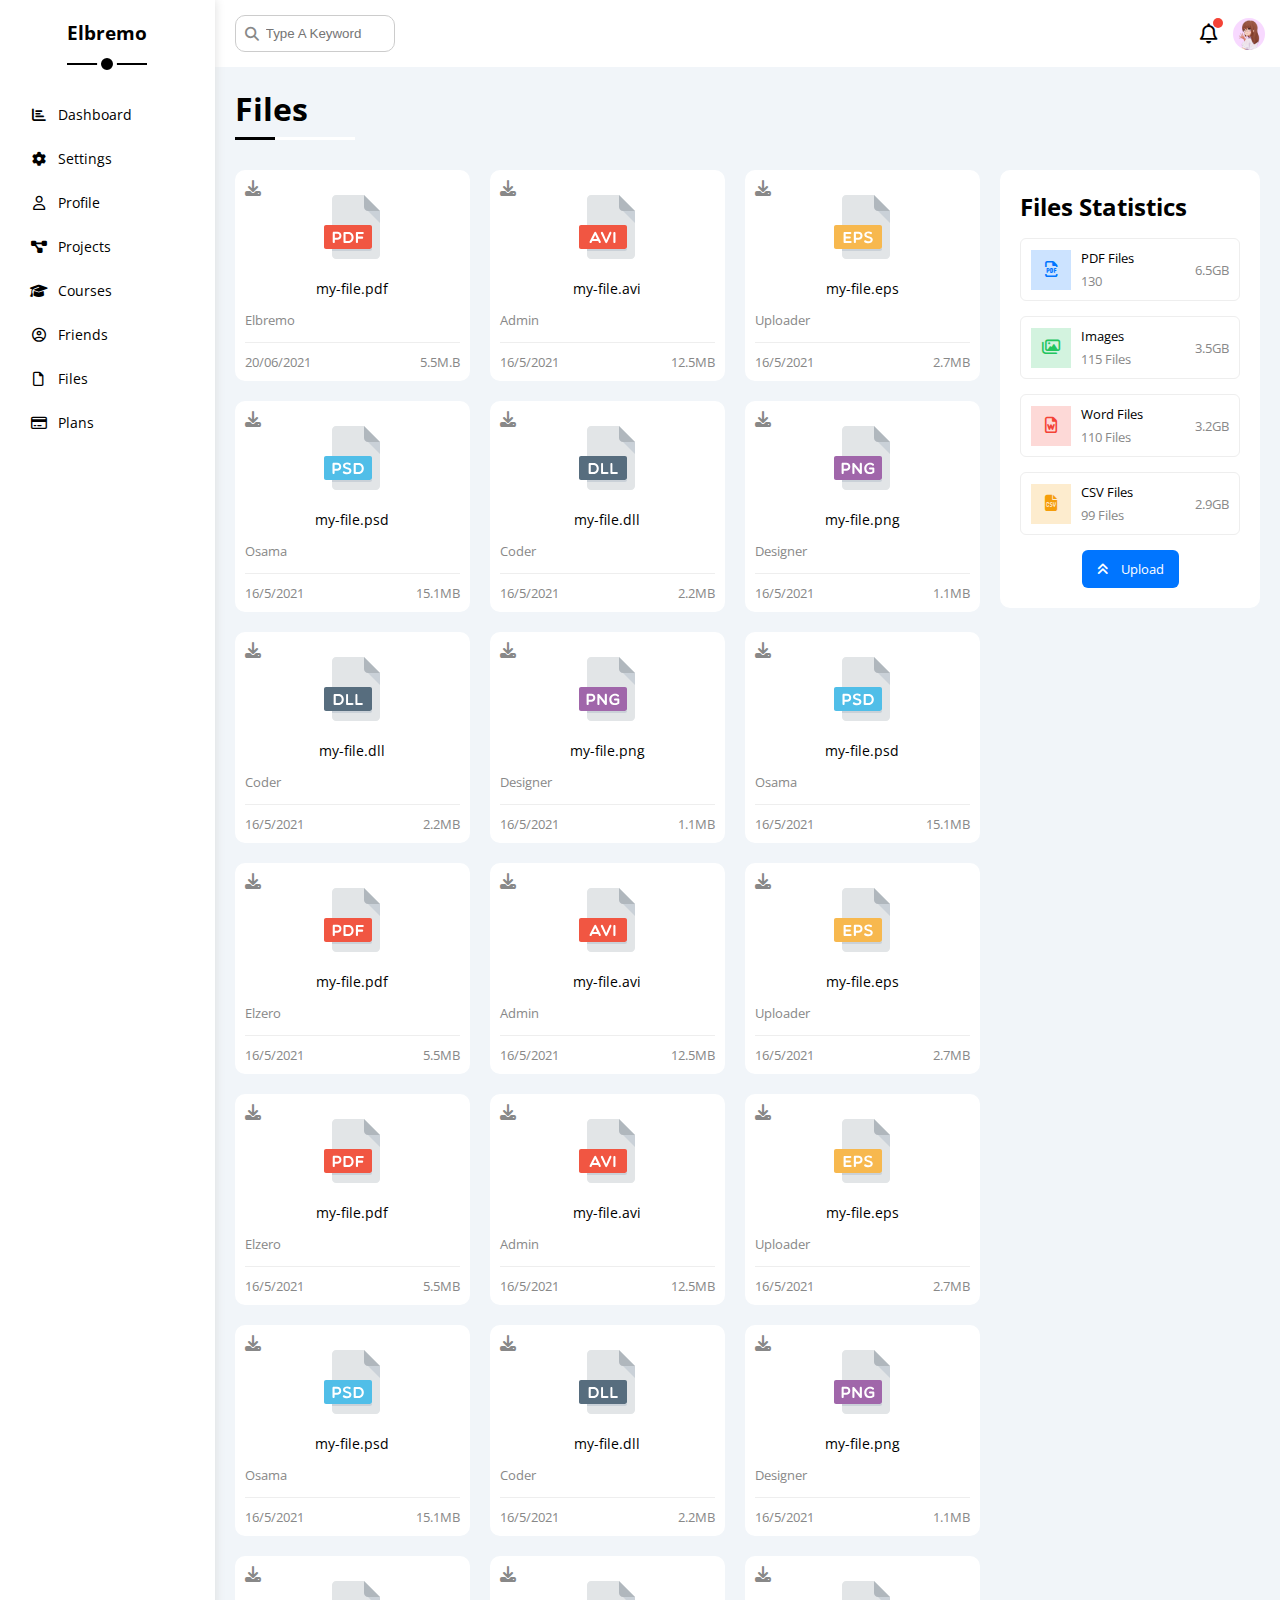
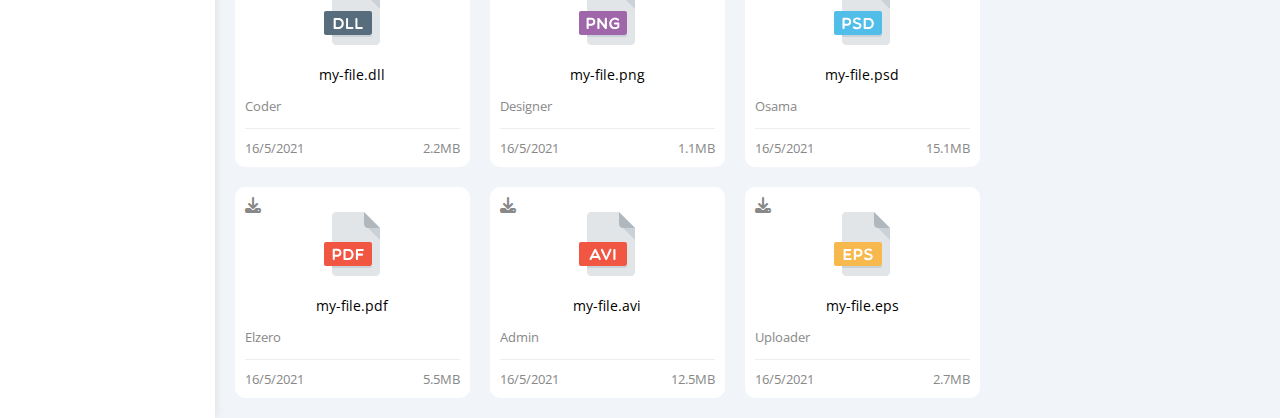
<file: files.html>
<!DOCTYPE html>
<html lang="en">
<head>
    <meta charset="UTF-8">
    <meta name="viewport" content="width=device-width, initial-scale=1.0">
    <title>Files</title>
    <link rel="stylesheet" href="css/all.min.css">
    <link rel="stylesheet" href="css/framework.css">
    <link rel="stylesheet" href="css/master.css">
    <link rel="preconnect" href="https://fonts.googleapis.com">
    <link rel="preconnect" href="https://fonts.gstatic.com" crossorigin>
    <link rel="stylesheet" href="https://fonts.googleapis.com/css2?family=Open+Sans:wght@300;500&display=swap">
</head>
<body>
    <div class="page d-flex">
        <div class="sidebar bg-white p-20 p-relative">
            <h3 class="p-relative txt-c mt-0">Elbremo</h3>
            <ul>
                <li>
                    <a class="d-flex align-center fs-14 c-black rad-6 p-10" href="index.html">
                        <i class="fa-solid fa-chart-bar fa-fw"></i>
                        <span>Dashboard</span>
                    </a>
                </li>
                <li>
                    <a class="d-flex align-center fs-14 c-black rad-6 p-10" href="settings.html">
                        <i class="fa-solid fa-gear fa-fw"></i>
                        <span>Settings</span>
                    </a>
                </li>
                <li>
                    <a class="d-flex align-center fs-14 c-black rad-6 p-10" href="profile.html">
                        <i class="fa-regular fa-user fa-fw"></i>
                        <span>Profile</span>
                    </a>
                </li>
                <li>
                    <a class="d-flex align-center fs-14 c-black rad-6 p-10" href="projects.html">
                        <i class="fa-solid fa-diagram-project fa-fw"></i>
                        <span>Projects</span>
                    </a>
                </li>
                <li>
                    <a class="d-flex align-center fs-14 c-black rad-6 p-10" href="courses.html">
                        <i class="fa-solid fa-graduation-cap fa-fw"></i>
                        <span>Courses</span>
                    </a>
                </li>
                <li>
                    <a class="d-flex align-center fs-14 c-black rad-6 p-10" href="friends.html">
                        <i class="fa-regular fa-circle-user fa-fw"></i>
                        <span>Friends</span>
                    </a>
                </li>
                <li>
                    <a class="active d-flex align-center fs-14 c-black rad-6 p-10" href="files.html">
                        <i class="fa-regular fa-file fa-fw"></i>
                        <span>Files</span>
                    </a>
                </li>
                <li>
                    <a class="d-flex align-center fs-14 c-black rad-6 p-10" href="plans.html">
                        <i class="fa-regular fa-credit-card fa-fw"></i>
                        <span>Plans</span>
                    </a>
                </li>
            </ul>
        </div>
        <div class="content w-full">
            <!-- Start Head -->
            <div class="head bg-white p-15 between-flex">
                <div class="search p-relative">
                    <input class="p-10" type="search" placeholder="Type A Keyword">
                </div>
                <div class="icons d-flex align-center">
                    <span class="notification p-relative">
                        <i class="fa-regular fa-bell fa-lg"></i>
                    </span>
                    <img src="images/avatar.webp" alt="logo-img">
                </div>
            </div>
            <!-- End Head -->
            <h1 class="p-relative">Files</h1>
            <div class="files-page d-flex m-20 gap-20">
                <div class="files-stats p-20 bg-white rad-10">
                    <h2 class="mt-0 mb-15 txt-c-mobile">Files Statistics</h2>
                    <div class="d-flex align-center border-eee p-10 rad-6 mb-15 fs-13">
                        <i class="fa-regular fa-file-pdf fa-lg blue center-flex c-blue icon"></i>
                        <div class="info">
                            <span>PDF Files</span>
                            <span class="c-grey d-block mt-5">130</span>
                        </div>
                        <div class="size c-grey">6.5GB</div>
                    </div>
                    <div class="d-flex align-center border-eee p-10 rad-6 mb-15 fs-13">
                        <i class="fa-regular fa-images fa-lg green center-flex c-green icon"></i>
                        <div class="info">
                          <span>Images</span>
                          <span class="c-grey d-block mt-5">115 Files</span>
                        </div>
                        <div class="size c-grey">3.5GB</div>
                    </div>
                    <div class="d-flex align-center border-eee p-10 rad-6 mb-15 fs-13">
                        <i class="fa-regular fa-file-word fa-lg red center-flex c-red icon"></i>
                        <div class="info">
                          <span>Word Files</span>
                          <span class="c-grey d-block mt-5">110 Files</span>
                        </div>
                        <div class="size c-grey">3.2GB</div>
                    </div>
                    <div class="d-flex align-center border-eee p-10 rad-6 fs-13">
                        <i class="fa-solid fa-file-csv fa-lg orange center-flex c-orange icon"></i>
                        <div class="info">
                          <span>CSV Files</span>
                          <span class="c-grey d-block mt-5">99 Files</span>
                        </div>
                        <div class="size c-grey">2.9GB</div>
                    </div>
                    <a class="upload bg-blue c-white fs-13 rad-6 d-block w-fit" href="#">
                        <i class="fa-solid fa-angles-up mr-10"></i>
                        Upload
                    </a>
                </div>  
                <div class="files-content d-grid gap-20">
                    <div class="file bg-white p-10 rad-10">
                        <i class="fa-solid fa-download c-grey p-absolute"></i>
                        <div class="icon txt-c">
                            <img class="mt-15 mb-15" src="images/pdf.svg" alt="">
                        </div>
                        <div class="txt-c mb-10 fs-14">my-file.pdf</div>
                        <p class="c-grey fs-13">Elbremo</p>
                        <div class="info between-flex mt-10 pt-10 fs-13 c-grey">
                            <span>20/06/2021</span>
                            <span>5.5M.B</span>
                        </div>
                    </div>
                    <div class="file bg-white p-10 rad-10">
                        <i class="fa-solid fa-download c-grey p-absolute"></i>
                        <div class="icon txt-c">
                          <img class="mt-15 mb-15" src="images/avi.svg" alt="" />
                        </div>
                        <div class="txt-c mb-10 fs-14">my-file.avi</div>
                        <p class="c-grey fs-13">Admin</p>
                        <div class="info between-flex mt-10 pt-10 fs-13 c-grey">
                          <span>16/5/2021</span>
                          <span>12.5MB</span>
                        </div>
                    </div>
                    <div class="file bg-white p-10 rad-10">
                        <i class="fa-solid fa-download c-grey p-absolute"></i>
                        <div class="icon txt-c">
                          <img class="mt-15 mb-15" src="images/eps.svg" alt="" />
                        </div>
                        <div class="txt-c mb-10 fs-14">my-file.eps</div>
                        <p class="c-grey fs-13">Uploader</p>
                        <div class="info between-flex mt-10 pt-10 fs-13 c-grey">
                          <span>16/5/2021</span>
                          <span>2.7MB</span>
                        </div>
                    </div>
                    <div class="file bg-white p-10 rad-10">
                        <i class="fa-solid fa-download c-grey p-absolute"></i>
                        <div class="icon txt-c">
                          <img class="mt-15 mb-15" src="images/psd.svg" alt="" />
                        </div>
                        <div class="txt-c mb-10 fs-14">my-file.psd</div>
                        <p class="c-grey fs-13">Osama</p>
                        <div class="info between-flex mt-10 pt-10 fs-13 c-grey">
                          <span>16/5/2021</span>
                          <span>15.1MB</span>
                        </div>
                    </div>
                    <div class="file bg-white p-10 rad-10">
                        <i class="fa-solid fa-download c-grey p-absolute"></i>
                        <div class="icon txt-c">
                          <img class="mt-15 mb-15" src="images/dll.svg" alt="" />
                        </div>
                        <div class="txt-c mb-10 fs-14">my-file.dll</div>
                        <p class="c-grey fs-13">Coder</p>
                        <div class="info between-flex mt-10 pt-10 fs-13 c-grey">
                          <span>16/5/2021</span>
                          <span>2.2MB</span>
                        </div>
                    </div>
                    <div class="file bg-white p-10 rad-10">
                        <i class="fa-solid fa-download c-grey p-absolute"></i>
                        <div class="icon txt-c">
                          <img class="mt-15 mb-15" src="images/png.svg" alt="" />
                        </div>
                        <div class="txt-c mb-10 fs-14">my-file.png</div>
                        <p class="c-grey fs-13">Designer</p>
                        <div class="info between-flex mt-10 pt-10 fs-13 c-grey">
                          <span>16/5/2021</span>
                          <span>1.1MB</span>
                        </div>
                    </div>
                    <div class="file bg-white p-10 rad-10">
                        <i class="fa-solid fa-download c-grey p-absolute"></i>
                        <div class="icon txt-c">
                          <img class="mt-15 mb-15" src="images/dll.svg" alt="" />
                        </div>
                        <div class="txt-c mb-10 fs-14">my-file.dll</div>
                        <p class="c-grey fs-13">Coder</p>
                        <div class="info between-flex mt-10 pt-10 fs-13 c-grey">
                          <span>16/5/2021</span>
                          <span>2.2MB</span>
                        </div>
                    </div>
                    <div class="file bg-white p-10 rad-10">
                        <i class="fa-solid fa-download c-grey p-absolute"></i>
                        <div class="icon txt-c">
                          <img class="mt-15 mb-15" src="images/png.svg" alt="" />
                        </div>
                        <div class="txt-c mb-10 fs-14">my-file.png</div>
                        <p class="c-grey fs-13">Designer</p>
                        <div class="info between-flex mt-10 pt-10 fs-13 c-grey">
                          <span>16/5/2021</span>
                          <span>1.1MB</span>
                        </div>
                    </div>
                    <div class="file bg-white p-10 rad-10">
                        <i class="fa-solid fa-download c-grey p-absolute"></i>
                        <div class="icon txt-c">
                          <img class="mt-15 mb-15" src="images/psd.svg" alt="" />
                        </div>
                        <div class="txt-c mb-10 fs-14">my-file.psd</div>
                        <p class="c-grey fs-13">Osama</p>
                        <div class="info between-flex mt-10 pt-10 fs-13 c-grey">
                          <span>16/5/2021</span>
                          <span>15.1MB</span>
                        </div>
                    </div>
                    <div class="file bg-white p-10 rad-10">
                        <i class="fa-solid fa-download c-grey p-absolute"></i>
                        <div class="icon txt-c">
                          <img class="mt-15 mb-15" src="images/pdf.svg" alt="" />
                        </div>
                        <div class="txt-c mb-10 fs-14">my-file.pdf</div>
                        <p class="c-grey fs-13">Elzero</p>
                        <div class="info between-flex mt-10 pt-10 fs-13 c-grey">
                          <span>16/5/2021</span>
                          <span>5.5MB</span>
                        </div>
                    </div>
                    <div class="file bg-white p-10 rad-10">
                        <i class="fa-solid fa-download c-grey p-absolute"></i>
                        <div class="icon txt-c">
                          <img class="mt-15 mb-15" src="images/avi.svg" alt="" />
                        </div>
                        <div class="txt-c mb-10 fs-14">my-file.avi</div>
                        <p class="c-grey fs-13">Admin</p>
                        <div class="info between-flex mt-10 pt-10 fs-13 c-grey">
                          <span>16/5/2021</span>
                          <span>12.5MB</span>
                        </div>
                    </div>
                    <div class="file bg-white p-10 rad-10">
                        <i class="fa-solid fa-download c-grey p-absolute"></i>
                        <div class="icon txt-c">
                          <img class="mt-15 mb-15" src="images/eps.svg" alt="" />
                        </div>
                        <div class="txt-c mb-10 fs-14">my-file.eps</div>
                        <p class="c-grey fs-13">Uploader</p>
                        <div class="info between-flex mt-10 pt-10 fs-13 c-grey">
                          <span>16/5/2021</span>
                          <span>2.7MB</span>
                        </div>
                    </div>
                    <div class="file bg-white p-10 rad-10">
                        <i class="fa-solid fa-download c-grey p-absolute"></i>
                        <div class="icon txt-c">
                          <img class="mt-15 mb-15" src="images/pdf.svg" alt="" />
                        </div>
                        <div class="txt-c mb-10 fs-14">my-file.pdf</div>
                        <p class="c-grey fs-13">Elzero</p>
                        <div class="info between-flex mt-10 pt-10 fs-13 c-grey">
                          <span>16/5/2021</span>
                          <span>5.5MB</span>
                        </div>
                    </div>
                    <div class="file bg-white p-10 rad-10">
                        <i class="fa-solid fa-download c-grey p-absolute"></i>
                        <div class="icon txt-c">
                          <img class="mt-15 mb-15" src="images/avi.svg" alt="" />
                        </div>
                        <div class="txt-c mb-10 fs-14">my-file.avi</div>
                        <p class="c-grey fs-13">Admin</p>
                        <div class="info between-flex mt-10 pt-10 fs-13 c-grey">
                          <span>16/5/2021</span>
                          <span>12.5MB</span>
                        </div>
                    </div>
                    <div class="file bg-white p-10 rad-10">
                        <i class="fa-solid fa-download c-grey p-absolute"></i>
                        <div class="icon txt-c">
                          <img class="mt-15 mb-15" src="images/eps.svg" alt="" />
                        </div>
                        <div class="txt-c mb-10 fs-14">my-file.eps</div>
                        <p class="c-grey fs-13">Uploader</p>
                        <div class="info between-flex mt-10 pt-10 fs-13 c-grey">
                          <span>16/5/2021</span>
                          <span>2.7MB</span>
                        </div>
                    </div>
                    <div class="file bg-white p-10 rad-10">
                        <i class="fa-solid fa-download c-grey p-absolute"></i>
                        <div class="icon txt-c">
                          <img class="mt-15 mb-15" src="images/psd.svg" alt="" />
                        </div>
                        <div class="txt-c mb-10 fs-14">my-file.psd</div>
                        <p class="c-grey fs-13">Osama</p>
                        <div class="info between-flex mt-10 pt-10 fs-13 c-grey">
                          <span>16/5/2021</span>
                          <span>15.1MB</span>
                        </div>
                    </div>
                    <div class="file bg-white p-10 rad-10">
                        <i class="fa-solid fa-download c-grey p-absolute"></i>
                        <div class="icon txt-c">
                          <img class="mt-15 mb-15" src="images/dll.svg" alt="" />
                        </div>
                        <div class="txt-c mb-10 fs-14">my-file.dll</div>
                        <p class="c-grey fs-13">Coder</p>
                        <div class="info between-flex mt-10 pt-10 fs-13 c-grey">
                          <span>16/5/2021</span>
                          <span>2.2MB</span>
                        </div>
                    </div>
                    <div class="file bg-white p-10 rad-10">
                        <i class="fa-solid fa-download c-grey p-absolute"></i>
                        <div class="icon txt-c">
                          <img class="mt-15 mb-15" src="images/png.svg" alt="" />
                        </div>
                        <div class="txt-c mb-10 fs-14">my-file.png</div>
                        <p class="c-grey fs-13">Designer</p>
                        <div class="info between-flex mt-10 pt-10 fs-13 c-grey">
                          <span>16/5/2021</span>
                          <span>1.1MB</span>
                        </div>
                    </div>
                    <div class="file bg-white p-10 rad-10">
                        <i class="fa-solid fa-download c-grey p-absolute"></i>
                        <div class="icon txt-c">
                          <img class="mt-15 mb-15" src="images/dll.svg" alt="" />
                        </div>
                        <div class="txt-c mb-10 fs-14">my-file.dll</div>
                        <p class="c-grey fs-13">Coder</p>
                        <div class="info between-flex mt-10 pt-10 fs-13 c-grey">
                          <span>16/5/2021</span>
                          <span>2.2MB</span>
                        </div>
                    </div>
                    <div class="file bg-white p-10 rad-10">
                        <i class="fa-solid fa-download c-grey p-absolute"></i>
                        <div class="icon txt-c">
                          <img class="mt-15 mb-15" src="images/png.svg" alt="" />
                        </div>
                        <div class="txt-c mb-10 fs-14">my-file.png</div>
                        <p class="c-grey fs-13">Designer</p>
                        <div class="info between-flex mt-10 pt-10 fs-13 c-grey">
                          <span>16/5/2021</span>
                          <span>1.1MB</span>
                        </div>
                    </div>
                    <div class="file bg-white p-10 rad-10">
                        <i class="fa-solid fa-download c-grey p-absolute"></i>
                        <div class="icon txt-c">
                          <img class="mt-15 mb-15" src="images/psd.svg" alt="" />
                        </div>
                        <div class="txt-c mb-10 fs-14">my-file.psd</div>
                        <p class="c-grey fs-13">Osama</p>
                        <div class="info between-flex mt-10 pt-10 fs-13 c-grey">
                          <span>16/5/2021</span>
                          <span>15.1MB</span>
                        </div>
                    </div>
                    <div class="file bg-white p-10 rad-10">
                        <i class="fa-solid fa-download c-grey p-absolute"></i>
                        <div class="icon txt-c">
                          <img class="mt-15 mb-15" src="images/pdf.svg" alt="" />
                        </div>
                        <div class="txt-c mb-10 fs-14">my-file.pdf</div>
                        <p class="c-grey fs-13">Elzero</p>
                        <div class="info between-flex mt-10 pt-10 fs-13 c-grey">
                          <span>16/5/2021</span>
                          <span>5.5MB</span>
                        </div>
                    </div>
                    <div class="file bg-white p-10 rad-10">
                        <i class="fa-solid fa-download c-grey p-absolute"></i>
                        <div class="icon txt-c">
                          <img class="mt-15 mb-15" src="images/avi.svg" alt="" />
                        </div>
                        <div class="txt-c mb-10 fs-14">my-file.avi</div>
                        <p class="c-grey fs-13">Admin</p>
                        <div class="info between-flex mt-10 pt-10 fs-13 c-grey">
                          <span>16/5/2021</span>
                          <span>12.5MB</span>
                        </div>
                    </div>
                    <div class="file bg-white p-10 rad-10">
                        <i class="fa-solid fa-download c-grey p-absolute"></i>
                        <div class="icon txt-c">
                          <img class="mt-15 mb-15" src="images/eps.svg" alt="" />
                        </div>
                        <div class="txt-c mb-10 fs-14">my-file.eps</div>
                        <p class="c-grey fs-13">Uploader</p>
                        <div class="info between-flex mt-10 pt-10 fs-13 c-grey">
                          <span>16/5/2021</span>
                          <span>2.7MB</span>
                        </div>
                    </div>
                </div>
            </div>
        </div>
    </div>
</body>
</html>
</file>
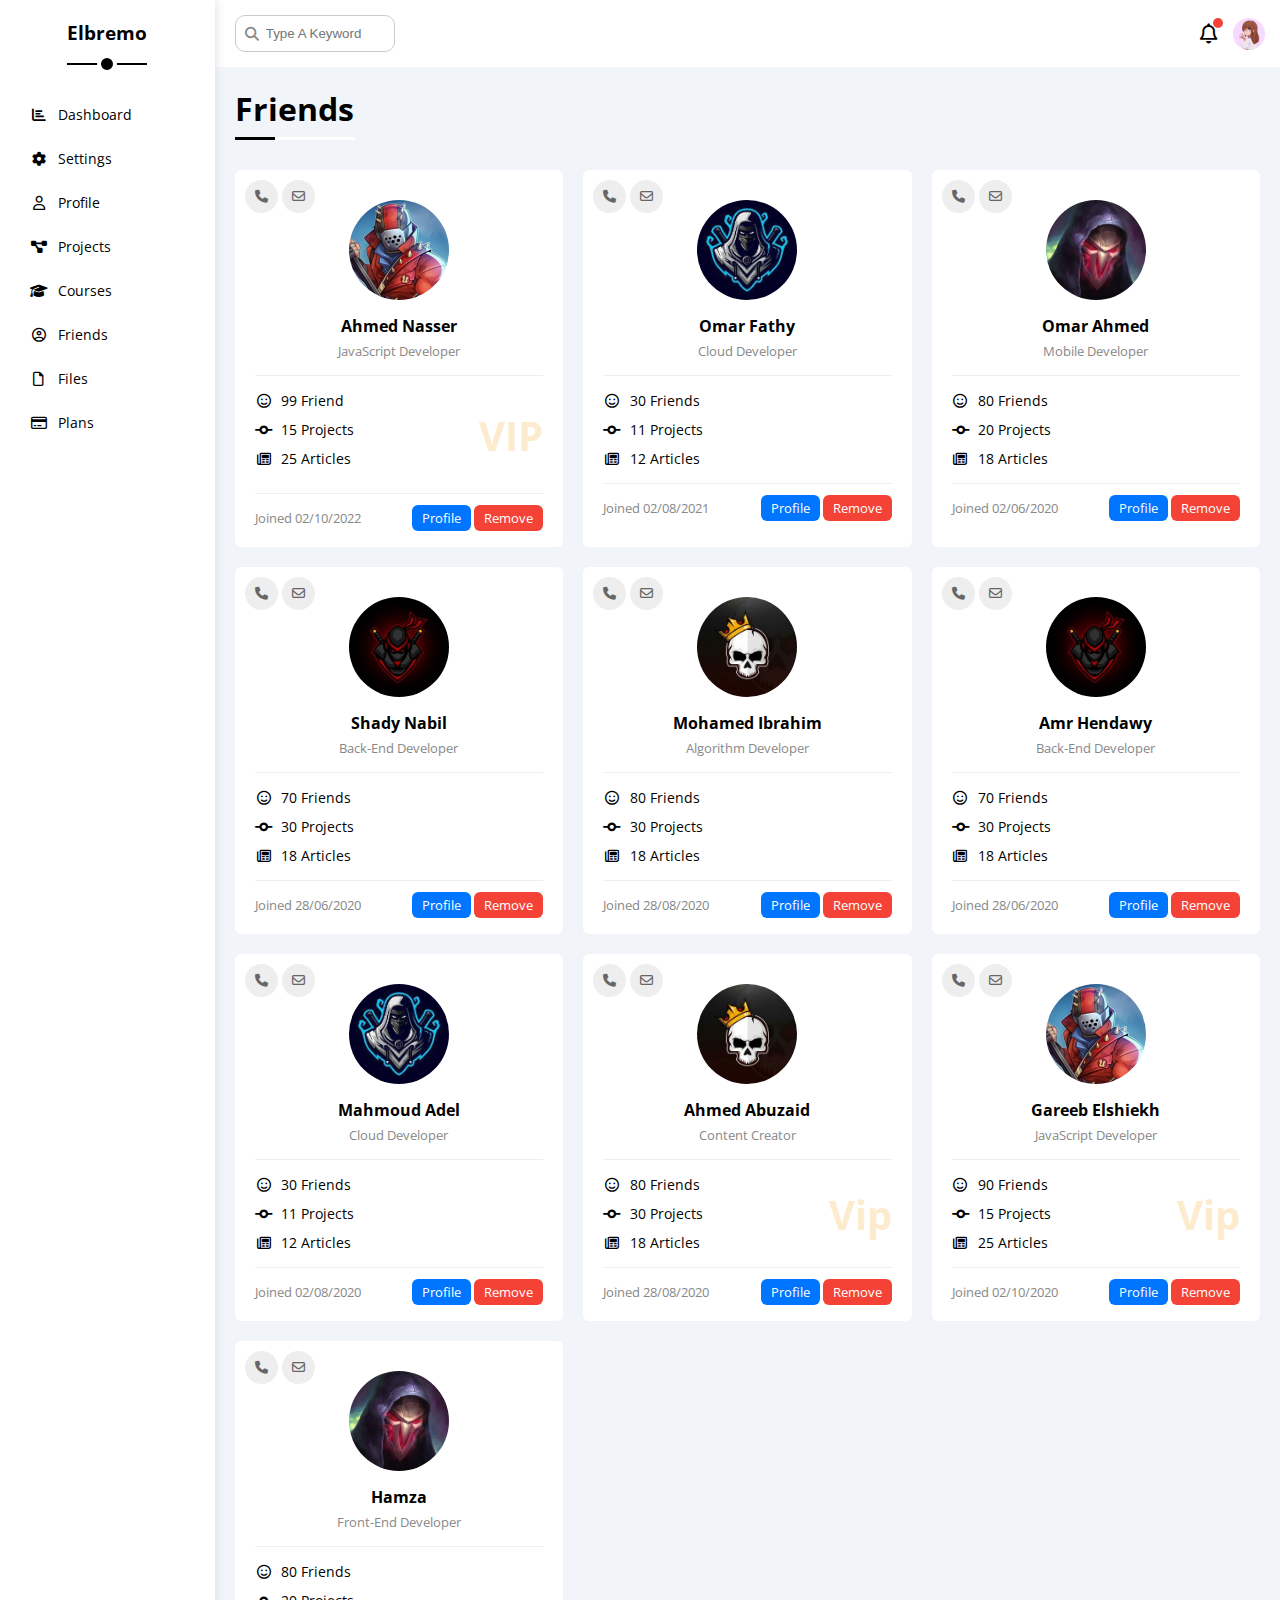
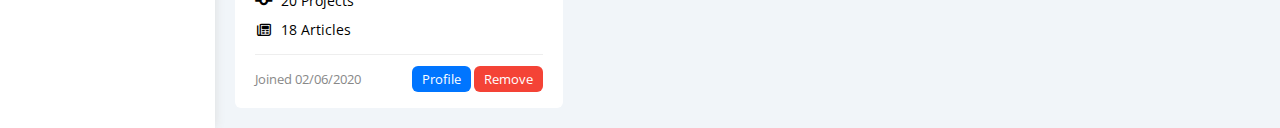
<file: friends.html>
<!DOCTYPE html>
<html lang="en">
<head>
    <meta charset="UTF-8">
    <meta name="viewport" content="width=device-width, initial-scale=1.0">
    <title>Friends</title>
    <link rel="stylesheet" href="css/all.min.css">
    <link rel="stylesheet" href="css/framework.css">
    <link rel="stylesheet" href="css/master.css">
    <link rel="preconnect" href="https://fonts.googleapis.com">
    <link rel="preconnect" href="https://fonts.gstatic.com" crossorigin>
    <link rel="stylesheet" href="https://fonts.googleapis.com/css2?family=Open+Sans:wght@300;500&display=swap">
</head>
<body>
    <div class="page d-flex">
        <div class="sidebar bg-white p-20 p-relative">
            <h3 class="p-relative txt-c mt-0">Elbremo</h3>
            <ul>
                <li>
                    <a class="d-flex align-center fs-14 c-black rad-6 p-10" href="index.html">
                        <i class="fa-solid fa-chart-bar fa-fw"></i>
                        <span>Dashboard</span>
                    </a>
                </li>
                <li>
                    <a class="d-flex align-center fs-14 c-black rad-6 p-10" href="settings.html">
                        <i class="fa-solid fa-gear fa-fw"></i>
                        <span>Settings</span>
                    </a>
                </li>
                <li>
                    <a class="d-flex align-center fs-14 c-black rad-6 p-10" href="profile.html">
                        <i class="fa-regular fa-user fa-fw"></i>
                        <span>Profile</span>
                    </a>
                </li>
                <li>
                    <a class="d-flex align-center fs-14 c-black rad-6 p-10" href="projects.html">
                        <i class="fa-solid fa-diagram-project fa-fw"></i>
                        <span>Projects</span>
                    </a>
                </li>
                <li>
                    <a class="d-flex align-center fs-14 c-black rad-6 p-10" href="courses.html">
                        <i class="fa-solid fa-graduation-cap fa-fw"></i>
                        <span>Courses</span>
                    </a>
                </li>
                <li>
                    <a class="active d-flex align-center fs-14 c-black rad-6 p-10" href="friends.html">
                        <i class="fa-regular fa-circle-user fa-fw"></i>
                        <span>Friends</span>
                    </a>
                </li>
                <li>
                    <a class="d-flex align-center fs-14 c-black rad-6 p-10" href="files.html">
                        <i class="fa-regular fa-file fa-fw"></i>
                        <span>Files</span>
                    </a>
                </li>
                <li>
                    <a class="d-flex align-center fs-14 c-black rad-6 p-10" href="plans.html">
                        <i class="fa-regular fa-credit-card fa-fw"></i>
                        <span>Plans</span>
                    </a>
                </li>
            </ul>
        </div>
        <div class="content w-full">
            <!-- Start Head -->
            <div class="head bg-white p-15 between-flex">
                <div class="search p-relative">
                    <input class="p-10" type="search" placeholder="Type A Keyword">
                </div>
                <div class="icons d-flex align-center">
                    <span class="notification p-relative">
                        <i class="fa-regular fa-bell fa-lg"></i>
                    </span>
                    <img src="images/avatar.webp" alt="logo-img">
                </div>
            </div>
            <!-- End Head -->
            <h1 class="p-relative">Friends</h1>
            <div class="friends-page d-grid m-20 gap-20">
                <div class="friend bg-white rad-6 p-20 p-relative">
                    <div class="contact">
                        <i class="fas fa-phone"></i>
                        <i class="fa-regular fa-envelope"></i>
                    </div>
                    <div class="txt-c">
                        <img class="rad-half mt-10 mb-10 w-100 h-100" src="images/friend-01.jpg" alt="">
                        <h4 class="m-0">Ahmed Nasser</h4>
                        <p class="c-grey fs-13 mt-5 mb-0">JavaScript Developer</p>
                    </div>
                    <div class="icons fs-14 p-relative">
                        <div class="mb-10">
                            <i class="far fa-smile fa-fw"></i>
                            <span>99 Friend</span>
                        </div>
                        <div class="mb-10">
                            <i class="fa-solid fa-code-commit fa-fw"></i>
                            <span>15 Projects</span>
                        </div>
                        <div class="mb-10">
                            <i class="far fa-newspaper fa-fw"></i>
                            <span>25 Articles</span>
                        </div>
                        <span class="vip fw-bold c-orange">VIP</span>
                    </div>
                    <div class="info between-flex fs-13">
                        <span class="c-grey">Joined 02/10/2022</span>
                        <div>
                            <a class="bg-blue c-white btn-shape" href="profile.html">Profile</a>
                            <a class="bg-red c-white btn-shape" href="#">Remove</a>
                        </div>
                    </div>
                </div>
                <div class="friend bg-white rad-6 p-20 p-relative">
                    <div class="contact">
                      <i class="fa-solid fa-phone"></i>
                      <i class="fa-regular fa-envelope"></i>
                    </div>
                    <div class="txt-c">
                      <img class="rad-half mt-10 mb-10 w-100 h-100" src="images/friend-02.jpg" alt="" />
                      <h4 class="m-0">Omar Fathy</h4>
                      <p class="c-grey fs-13 mt-5 mb-0">Cloud Developer</p>
                    </div>
                    <div class="icons fs-14 p-relative">
                      <div class="mb-10">
                        <i class="fa-regular fa-face-smile fa-fw"></i>
                        <span>30 Friends</span>
                      </div>
                      <div class="mb-10">
                        <i class="fa-solid fa-code-commit fa-fw"></i>
                        <span>11 Projects</span>
                      </div>
                      <div>
                        <i class="fa-regular fa-newspaper fa-fw"></i>
                        <span>12 Articles</span>
                      </div>
                    </div>
                    <div class="info between-flex fs-13">
                      <span class="c-grey">Joined 02/08/2021</span>
                      <div>
                        <a class="bg-blue c-white btn-shape" href="profile.html">Profile</a>
                        <a class="bg-red c-white btn-shape" href="">Remove</a>
                      </div>
                    </div>
                </div>
                <div class="friend bg-white rad-6 p-20 p-relative">
                    <div class="contact">
                      <i class="fa-solid fa-phone"></i>
                      <i class="fa-regular fa-envelope"></i>
                    </div>
                    <div class="txt-c">
                      <img class="rad-half mt-10 mb-10 w-100 h-100" src="images/friend-03.jpg" alt="" />
                      <h4 class="m-0">Omar Ahmed</h4>
                      <p class="c-grey fs-13 mt-5 mb-0">Mobile Developer</p>
                    </div>
                    <div class="icons fs-14 p-relative">
                      <div class="mb-10">
                        <i class="fa-regular fa-face-smile fa-fw"></i>
                        <span>80 Friends</span>
                      </div>
                      <div class="mb-10">
                        <i class="fa-solid fa-code-commit fa-fw"></i>
                        <span>20 Projects</span>
                      </div>
                      <div>
                        <i class="fa-regular fa-newspaper fa-fw"></i>
                        <span>18 Articles</span>
                      </div>
                    </div>
                    <div class="info between-flex fs-13">
                      <span class="c-grey">Joined 02/06/2020</span>
                      <div>
                        <a class="bg-blue c-white btn-shape" href="profile.html">Profile</a>
                        <a class="bg-red c-white btn-shape" href="">Remove</a>
                      </div>
                    </div>
                </div>
                <div class="friend bg-white rad-6 p-20 p-relative">
                    <div class="contact">
                      <i class="fa-solid fa-phone"></i>
                      <i class="fa-regular fa-envelope"></i>
                    </div>
                    <div class="txt-c">
                      <img class="rad-half mt-10 mb-10 w-100 h-100" src="images/friend-04.jpg" alt="" />
                      <h4 class="m-0">Shady Nabil</h4>
                      <p class="c-grey fs-13 mt-5 mb-0">Back-End Developer</p>
                    </div>
                    <div class="icons fs-14 p-relative">
                      <div class="mb-10">
                        <i class="fa-regular fa-face-smile fa-fw"></i>
                        <span>70 Friends</span>
                      </div>
                      <div class="mb-10">
                        <i class="fa-solid fa-code-commit fa-fw"></i>
                        <span>30 Projects</span>
                      </div>
                      <div>
                        <i class="fa-regular fa-newspaper fa-fw"></i>
                        <span>18 Articles</span>
                      </div>
                    </div>
                    <div class="info between-flex fs-13">
                      <span class="c-grey">Joined 28/06/2020</span>
                      <div>
                        <a class="bg-blue c-white btn-shape" href="profile.html">Profile</a>
                        <a class="bg-red c-white btn-shape" href="">Remove</a>
                      </div>
                    </div>
                </div>
                <div class="friend bg-white rad-6 p-20 p-relative">
                    <div class="contact">
                      <i class="fa-solid fa-phone"></i>
                      <i class="fa-regular fa-envelope"></i>
                    </div>
                    <div class="txt-c">
                      <img class="rad-half mt-10 mb-10 w-100 h-100" src="images/friend-05.jpg" alt="" />
                      <h4 class="m-0">Mohamed Ibrahim</h4>
                      <p class="c-grey fs-13 mt-5 mb-0">Algorithm Developer</p>
                    </div>
                    <div class="icons fs-14 p-relative">
                      <div class="mb-10">
                        <i class="fa-regular fa-face-smile fa-fw"></i>
                        <span>80 Friends</span>
                      </div>
                      <div class="mb-10">
                        <i class="fa-solid fa-code-commit fa-fw"></i>
                        <span>30 Projects</span>
                      </div>
                      <div>
                        <i class="fa-regular fa-newspaper fa-fw"></i>
                        <span>18 Articles</span>
                      </div>
                    </div>
                    <div class="info between-flex fs-13">
                      <span class="c-grey">Joined 28/08/2020</span>
                      <div>
                        <a class="bg-blue c-white btn-shape" href="profile.html">Profile</a>
                        <a class="bg-red c-white btn-shape" href="">Remove</a>
                      </div>
                    </div>
                </div>
                <div class="friend bg-white rad-6 p-20 p-relative">
                    <div class="contact">
                      <i class="fa-solid fa-phone"></i>
                      <i class="fa-regular fa-envelope"></i>
                    </div>
                    <div class="txt-c">
                      <img class="rad-half mt-10 mb-10 w-100 h-100" src="images/friend-04.jpg" alt="" />
                      <h4 class="m-0">Amr Hendawy</h4>
                      <p class="c-grey fs-13 mt-5 mb-0">Back-End Developer</p>
                    </div>
                    <div class="icons fs-14 p-relative">
                      <div class="mb-10">
                        <i class="fa-regular fa-face-smile fa-fw"></i>
                        <span>70 Friends</span>
                      </div>
                      <div class="mb-10">
                        <i class="fa-solid fa-code-commit fa-fw"></i>
                        <span>30 Projects</span>
                      </div>
                      <div>
                        <i class="fa-regular fa-newspaper fa-fw"></i>
                        <span>18 Articles</span>
                      </div>
                    </div>
                    <div class="info between-flex fs-13">
                      <span class="c-grey">Joined 28/06/2020</span>
                      <div>
                        <a class="bg-blue c-white btn-shape" href="profile.html">Profile</a>
                        <a class="bg-red c-white btn-shape" href="">Remove</a>
                      </div>
                    </div>
                </div>
                <div class="friend bg-white rad-6 p-20 p-relative">
                    <div class="contact">
                      <i class="fa-solid fa-phone"></i>
                      <i class="fa-regular fa-envelope"></i>
                    </div>
                    <div class="txt-c">
                      <img class="rad-half mt-10 mb-10 w-100 h-100" src="images/friend-02.jpg" alt="" />
                      <h4 class="m-0">Mahmoud Adel</h4>
                      <p class="c-grey fs-13 mt-5 mb-0">Cloud Developer</p>
                    </div>
                    <div class="icons fs-14 p-relative">
                      <div class="mb-10">
                        <i class="fa-regular fa-face-smile fa-fw"></i>
                        <span>30 Friends</span>
                      </div>
                      <div class="mb-10">
                        <i class="fa-solid fa-code-commit fa-fw"></i>
                        <span>11 Projects</span>
                      </div>
                      <div>
                        <i class="fa-regular fa-newspaper fa-fw"></i>
                        <span>12 Articles</span>
                      </div>
                    </div>
                    <div class="info between-flex fs-13">
                      <span class="c-grey">Joined 02/08/2020</span>
                      <div>
                        <a class="bg-blue c-white btn-shape" href="profile.html">Profile</a>
                        <a class="bg-red c-white btn-shape" href="">Remove</a>
                      </div>
                    </div>
                </div>
                <div class="friend bg-white rad-6 p-20 p-relative">
                    <div class="contact">
                      <i class="fa-solid fa-phone"></i>
                      <i class="fa-regular fa-envelope"></i>
                    </div>
                    <div class="txt-c">
                      <img class="rad-half mt-10 mb-10 w-100 h-100" src="images/friend-05.jpg" alt="" />
                      <h4 class="m-0">Ahmed Abuzaid</h4>
                      <p class="c-grey fs-13 mt-5 mb-0">Content Creator</p>
                    </div>
                    <div class="icons fs-14 p-relative">
                      <div class="mb-10">
                        <i class="fa-regular fa-face-smile fa-fw"></i>
                        <span>80 Friends</span>
                      </div>
                      <div class="mb-10">
                        <i class="fa-solid fa-code-commit fa-fw"></i>
                        <span>30 Projects</span>
                      </div>
                      <div>
                        <i class="fa-regular fa-newspaper fa-fw"></i>
                        <span>18 Articles</span>
                      </div>
                      <span class="vip fw-bold c-orange">Vip</span>
                    </div>
                    <div class="info between-flex fs-13">
                      <span class="c-grey">Joined 28/08/2020</span>
                      <div>
                        <a class="bg-blue c-white btn-shape" href="profile.html">Profile</a>
                        <a class="bg-red c-white btn-shape" href="">Remove</a>
                      </div>
                    </div>
                </div>
                <div class="friend bg-white rad-6 p-20 p-relative">
                    <div class="contact">
                      <i class="fa-solid fa-phone"></i>
                      <i class="fa-regular fa-envelope"></i>
                    </div>
                    <div class="txt-c">
                      <img class="rad-half mt-10 mb-10 w-100 h-100" src="images/friend-01.jpg" alt="" />
                      <h4 class="m-0">Gareeb Elshiekh</h4>
                      <p class="c-grey fs-13 mt-5 mb-0">JavaScript Developer</p>
                    </div>
                    <div class="icons fs-14 p-relative">
                      <div class="mb-10">
                        <i class="fa-regular fa-face-smile fa-fw"></i>
                        <span>90 Friends</span>
                      </div>
                      <div class="mb-10">
                        <i class="fa-solid fa-code-commit fa-fw"></i>
                        <span>15 Projects</span>
                      </div>
                      <div>
                        <i class="fa-regular fa-newspaper fa-fw"></i>
                        <span>25 Articles</span>
                      </div>
                      <span class="vip fw-bold c-orange">Vip</span>
                    </div>
                    <div class="info between-flex fs-13">
                      <span class="c-grey">Joined 02/10/2020</span>
                      <div>
                        <a class="bg-blue c-white btn-shape" href="profile.html">Profile</a>
                        <a class="bg-red c-white btn-shape" href="">Remove</a>
                      </div>
                    </div>
                </div>
                <div class="friend bg-white rad-6 p-20 p-relative">
                    <div class="contact">
                      <i class="fa-solid fa-phone"></i>
                      <i class="fa-regular fa-envelope"></i>
                    </div>
                    <div class="txt-c">
                      <img class="rad-half mt-10 mb-10 w-100 h-100" src="images/friend-03.jpg" alt="" />
                      <h4 class="m-0">Hamza</h4>
                      <p class="c-grey fs-13 mt-5 mb-0">Front-End Developer</p>
                    </div>
                    <div class="icons fs-14 p-relative">
                      <div class="mb-10">
                        <i class="fa-regular fa-face-smile fa-fw"></i>
                        <span>80 Friends</span>
                      </div>
                      <div class="mb-10">
                        <i class="fa-solid fa-code-commit fa-fw"></i>
                        <span>20 Projects</span>
                      </div>
                      <div>
                        <i class="fa-regular fa-newspaper fa-fw"></i>
                        <span>18 Articles</span>
                      </div>
                    </div>
                    <div class="info between-flex fs-13">
                      <span class="c-grey">Joined 02/06/2020</span>
                      <div>
                        <a class="bg-blue c-white btn-shape" href="profile.html">Profile</a>
                        <a class="bg-red c-white btn-shape" href="">Remove</a>
                      </div>
                    </div>
                </div>
            </div>
        </div>
    </div>
</body>
</html>
</file>
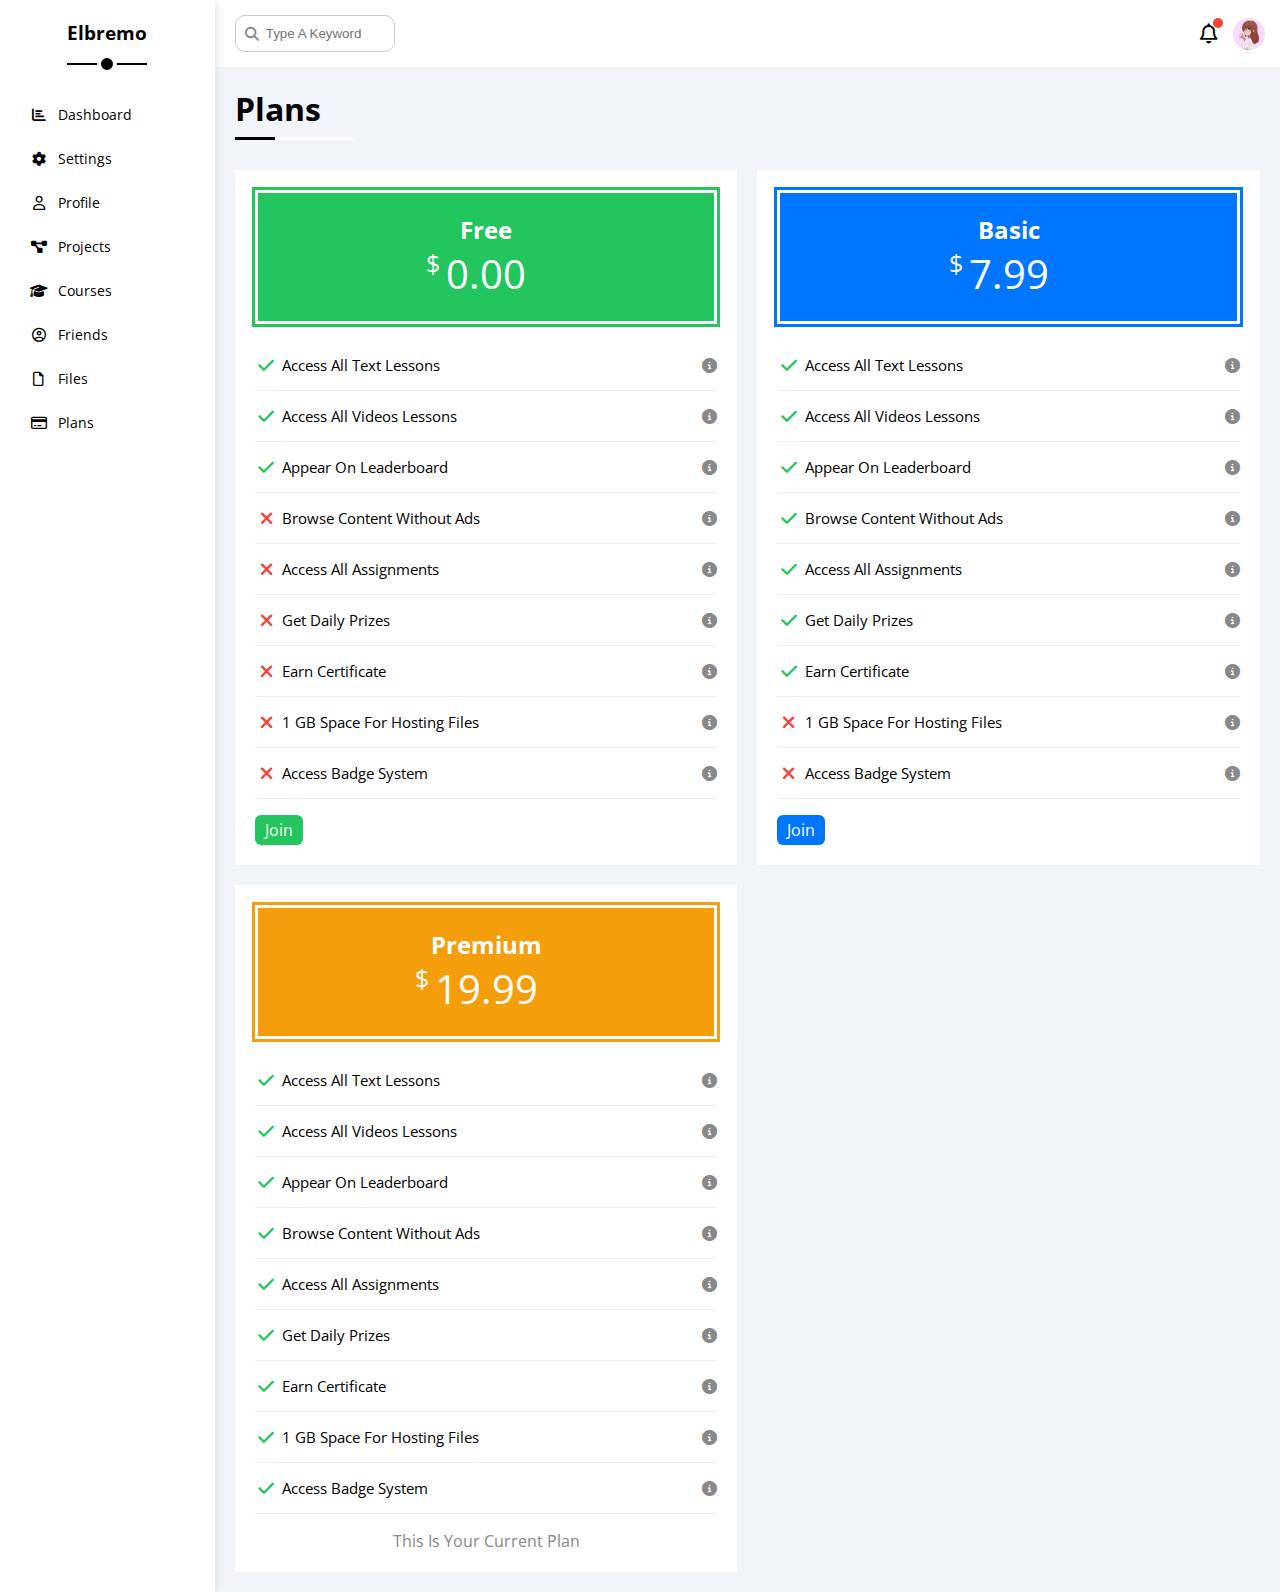
<file: plans.html>
<!DOCTYPE html>
<html lang="en">
<head>
    <meta charset="UTF-8">
    <meta name="viewport" content="width=device-width, initial-scale=1.0">
    <title>Plans</title>
    <link rel="stylesheet" href="css/all.min.css">
    <link rel="stylesheet" href="css/framework.css">
    <link rel="stylesheet" href="css/master.css">
    <link rel="preconnect" href="https://fonts.googleapis.com">
    <link rel="preconnect" href="https://fonts.gstatic.com" crossorigin>
    <link rel="stylesheet" href="https://fonts.googleapis.com/css2?family=Open+Sans:wght@300;500&display=swap">
</head>
<body>
    <div class="page d-flex">
        <div class="sidebar bg-white p-20 p-relative">
            <h3 class="p-relative txt-c mt-0">Elbremo</h3>
            <ul>
                <li>
                    <a class="d-flex align-center fs-14 c-black rad-6 p-10" href="index.html">
                        <i class="fa-solid fa-chart-bar fa-fw"></i>
                        <span>Dashboard</span>
                    </a>
                </li>
                <li>
                    <a class="d-flex align-center fs-14 c-black rad-6 p-10" href="settings.html">
                        <i class="fa-solid fa-gear fa-fw"></i>
                        <span>Settings</span>
                    </a>
                </li>
                <li>
                    <a class="d-flex align-center fs-14 c-black rad-6 p-10" href="profile.html">
                        <i class="fa-regular fa-user fa-fw"></i>
                        <span>Profile</span>
                    </a>
                </li>
                <li>
                    <a class="d-flex align-center fs-14 c-black rad-6 p-10" href="projects.html">
                        <i class="fa-solid fa-diagram-project fa-fw"></i>
                        <span>Projects</span>
                    </a>
                </li>
                <li>
                    <a class="d-flex align-center fs-14 c-black rad-6 p-10" href="courses.html">
                        <i class="fa-solid fa-graduation-cap fa-fw"></i>
                        <span>Courses</span>
                    </a>
                </li>
                <li>
                    <a class="d-flex align-center fs-14 c-black rad-6 p-10" href="friends.html">
                        <i class="fa-regular fa-circle-user fa-fw"></i>
                        <span>Friends</span>
                    </a>
                </li>
                <li>
                    <a class="d-flex align-center fs-14 c-black rad-6 p-10" href="files.html">
                        <i class="fa-regular fa-file fa-fw"></i>
                        <span>Files</span>
                    </a>
                </li>
                <li>
                    <a class="active d-flex align-center fs-14 c-black rad-6 p-10" href="plans.html">
                        <i class="fa-regular fa-credit-card fa-fw"></i>
                        <span>Plans</span>
                    </a>
                </li>
            </ul>
        </div>
        <div class="content w-full">
            <!-- Start Head -->
            <div class="head bg-white p-15 between-flex">
                <div class="search p-relative">
                    <input class="p-10" type="search" placeholder="Type A Keyword">
                </div>
                <div class="icons d-flex align-center">
                    <span class="notification p-relative">
                        <i class="fa-regular fa-bell fa-lg"></i>
                    </span>
                    <img src="images/avatar.webp" alt="logo-img">
                </div>
            </div>
            <!-- End Head -->
            <h1 class="p-relative">Plans</h1>
            <div class="plans-page d-grid m-20 gap-20">
                <div class="plan green bg-white p-20">
                    <div class="top bg-green txt-c p-20">
                        <h2 class="m-0 c-white">Free</h2>
                        <div class="price c-white"><span>$</span>0.00</div>
                    </div>
                    <ul>
                        <li>
                          <i class="fa-solid fa-check fa-fw yes"></i>
                          <span>Access All Text Lessons</span>
                          <i class="fa-solid fa-circle-info help"></i>
                        </li>
                        <li>
                          <i class="fa-solid fa-check fa-fw yes"></i>
                          <span>Access All Videos Lessons</span>
                          <i class="fa-solid fa-circle-info help"></i>
                        </li>
                        <li>
                          <i class="fa-solid fa-check fa-fw yes"></i>
                          <span>Appear On Leaderboard</span>
                          <i class="fa-solid fa-circle-info help"></i>
                        </li>
                        <li>
                          <i class="fa-solid fa-xmark fa-fw"></i>
                          <span>Browse Content Without Ads</span>
                          <i class="fa-solid fa-circle-info help"></i>
                        </li>
                        <li>
                          <i class="fa-solid fa-xmark fa-fw"></i>
                          <span>Access All Assignments</span>
                          <i class="fa-solid fa-circle-info help"></i>
                        </li>
                        <li>
                          <i class="fa-solid fa-xmark fa-fw"></i>
                          <span>Get Daily Prizes</span>
                          <i class="fa-solid fa-circle-info help"></i>
                        </li>
                        <li>
                          <i class="fa-solid fa-xmark fa-fw"></i>
                          <span>Earn Certificate</span>
                          <i class="fa-solid fa-circle-info help"></i>
                        </li>
                        <li>
                          <i class="fa-solid fa-xmark fa-fw"></i>
                          <span>1 GB Space For Hosting Files</span>
                          <i class="fa-solid fa-circle-info help"></i>
                        </li>
                        <li>
                          <i class="fa-solid fa-xmark fa-fw"></i>
                          <span>Access Badge System</span>
                          <i class="fa-solid fa-circle-info help"></i>
                        </li>
                    </ul>
                    <a href="#" class="btn-shape bg-green c-white d-block w-fit">Join</a>
                </div>
                <!-- Start Plan -->
                <div class="plan blue bg-white p-20">
                    <div class="top bg-blue txt-c p-20">
                    <h2 class="m-0 c-white">Basic</h2>
                    <div class="price c-white"><span>$</span>7.99</div>
                    </div>
                    <ul class="list-none p-0">
                    <li>
                        <i class="fa-solid fa-check fa-fw yes"></i>
                        <span>Access All Text Lessons</span>
                        <i class="fa-solid fa-circle-info help"></i>
                    </li>
                    <li>
                        <i class="fa-solid fa-check fa-fw yes"></i>
                        <span>Access All Videos Lessons</span>
                        <i class="fa-solid fa-circle-info help"></i>
                    </li>
                    <li>
                        <i class="fa-solid fa-check fa-fw yes"></i>
                        <span>Appear On Leaderboard</span>
                        <i class="fa-solid fa-circle-info help"></i>
                    </li>
                    <li>
                        <i class="fa-solid fa-check fa-fw yes"></i>
                        <span>Browse Content Without Ads</span>
                        <i class="fa-solid fa-circle-info help"></i>
                    </li>
                    <li>
                        <i class="fa-solid fa-check fa-fw yes"></i>
                        <span>Access All Assignments</span>
                        <i class="fa-solid fa-circle-info help"></i>
                    </li>
                    <li>
                        <i class="fa-solid fa-check fa-fw yes"></i>
                        <span>Get Daily Prizes</span>
                        <i class="fa-solid fa-circle-info help"></i>
                    </li>
                    <li>
                        <i class="fa-solid fa-check fa-fw yes"></i>
                        <span>Earn Certificate</span>
                        <i class="fa-solid fa-circle-info help"></i>
                    </li>
                    <li>
                        <i class="fa-solid fa-xmark fa-fw"></i>
                        <span>1 GB Space For Hosting Files</span>
                        <i class="fa-solid fa-circle-info help"></i>
                    </li>
                    <li>
                        <i class="fa-solid fa-xmark fa-fw"></i>
                        <span>Access Badge System</span>
                        <i class="fa-solid fa-circle-info help"></i>
                    </li>
                    </ul>
                    <a href="#" class="btn-shape bg-blue c-white d-block w-fit">Join</a>
                </div>
                <!-- End Plan -->
                <!-- Start Plan -->
                <div class="plan orange bg-white p-20">
                    <div class="top bg-orange txt-c p-20">
                    <h2 class="m-0 c-white">Premium</h2>
                    <div class="price c-white"><span>$</span>19.99</div>
                    </div>
                    <ul class="list-none p-0">
                    <li>
                        <i class="fa-solid fa-check fa-fw yes"></i>
                        <span>Access All Text Lessons</span>
                        <i class="fa-solid fa-circle-info help"></i>
                    </li>
                    <li>
                        <i class="fa-solid fa-check fa-fw yes"></i>
                        <span>Access All Videos Lessons</span>
                        <i class="fa-solid fa-circle-info help"></i>
                    </li>
                    <li>
                        <i class="fa-solid fa-check fa-fw yes"></i>
                        <span>Appear On Leaderboard</span>
                        <i class="fa-solid fa-circle-info help"></i>
                    </li>
                    <li>
                        <i class="fa-solid fa-check fa-fw yes"></i>
                        <span>Browse Content Without Ads</span>
                        <i class="fa-solid fa-circle-info help"></i>
                    </li>
                    <li>
                        <i class="fa-solid fa-check fa-fw yes"></i>
                        <span>Access All Assignments</span>
                        <i class="fa-solid fa-circle-info help"></i>
                    </li>
                    <li>
                        <i class="fa-solid fa-check fa-fw yes"></i>
                        <span>Get Daily Prizes</span>
                        <i class="fa-solid fa-circle-info help"></i>
                    </li>
                    <li>
                        <i class="fa-solid fa-check fa-fw yes"></i>
                        <span>Earn Certificate</span>
                        <i class="fa-solid fa-circle-info help"></i>
                    </li>
                    <li>
                        <i class="fa-solid fa-check fa-fw yes"></i>
                        <span>1 GB Space For Hosting Files</span>
                        <i class="fa-solid fa-circle-info help"></i>
                    </li>
                    <li>
                        <i class="fa-solid fa-check fa-fw yes"></i>
                        <span>Access Badge System</span>
                        <i class="fa-solid fa-circle-info help"></i>
                    </li>
                    </ul>
                    <p class="c-grey m-0 txt-c">This Is Your Current Plan</p>
                </div>
                <!-- End Plan -->
            </div>
        </div>
    </div>
</body>
</html>
</file>
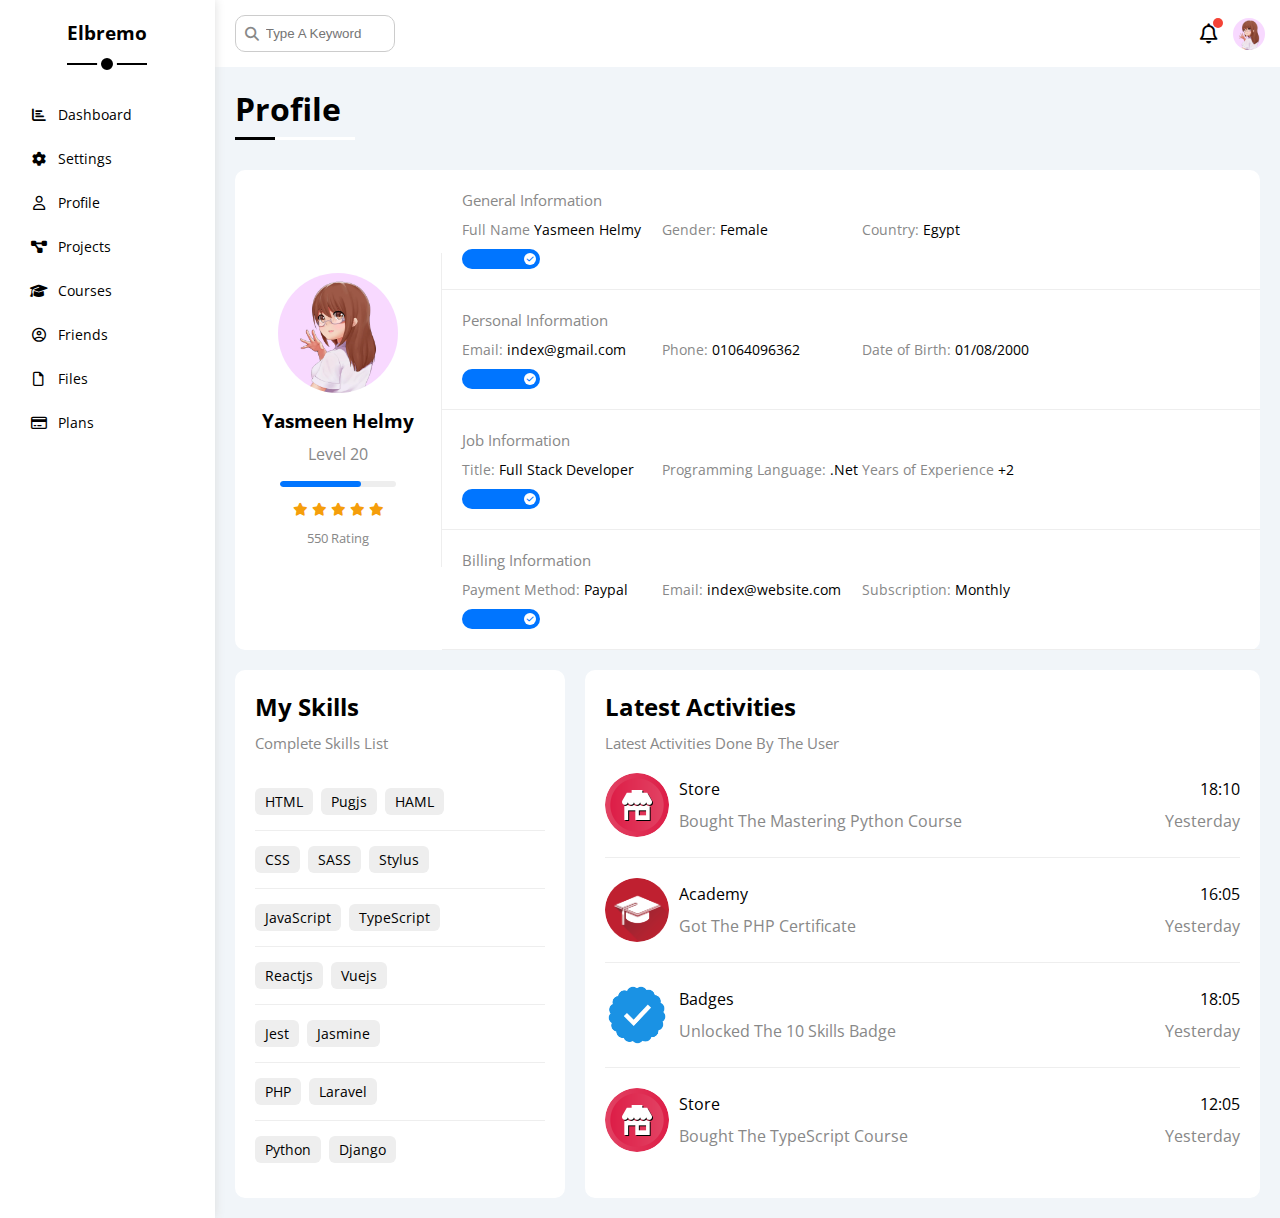
<file: profile.html>
<!DOCTYPE html>
<html lang="en">
<head>
    <meta charset="UTF-8">
    <meta name="viewport" content="width=device-width, initial-scale=1.0">
    <title>Profile</title>
    <link rel="stylesheet" href="css/all.min.css">
    <link rel="stylesheet" href="css/framework.css">
    <link rel="stylesheet" href="css/master.css">
    <link rel="preconnect" href="https://fonts.googleapis.com">
    <link rel="preconnect" href="https://fonts.gstatic.com" crossorigin>
    <link rel="stylesheet" href="https://fonts.googleapis.com/css2?family=Open+Sans:wght@300;500&display=swap">
</head>
<body>
    <div class="page d-flex">
        <div class="sidebar bg-white p-20 p-relative">
            <h3 class="p-relative txt-c mt-0">Elbremo</h3>
            <ul>
                <li>
                    <a class="d-flex align-center fs-14 c-black rad-6 p-10" href="index.html">
                        <i class="fa-solid fa-chart-bar fa-fw"></i>
                        <span>Dashboard</span>
                    </a>
                </li>
                <li>
                    <a class="d-flex align-center fs-14 c-black rad-6 p-10" href="settings.html">
                        <i class="fa-solid fa-gear fa-fw"></i>
                        <span>Settings</span>
                    </a>
                </li>
                <li>
                    <a class="active d-flex align-center fs-14 c-black rad-6 p-10" href="profile.html">
                        <i class="fa-regular fa-user fa-fw"></i>
                        <span>Profile</span>
                    </a>
                </li>
                <li>
                    <a class="d-flex align-center fs-14 c-black rad-6 p-10" href="projects.html">
                        <i class="fa-solid fa-diagram-project fa-fw"></i>
                        <span>Projects</span>
                    </a>
                </li>
                <li>
                    <a class="d-flex align-center fs-14 c-black rad-6 p-10" href="courses.html">
                        <i class="fa-solid fa-graduation-cap fa-fw"></i>
                        <span>Courses</span>
                    </a>
                </li>
                <li>
                    <a class="d-flex align-center fs-14 c-black rad-6 p-10" href="friends.html">
                        <i class="fa-regular fa-circle-user fa-fw"></i>
                        <span>Friends</span>
                    </a>
                </li>
                <li>
                    <a class="d-flex align-center fs-14 c-black rad-6 p-10" href="files.html">
                        <i class="fa-regular fa-file fa-fw"></i>
                        <span>Files</span>
                    </a>
                </li>
                <li>
                    <a class="d-flex align-center fs-14 c-black rad-6 p-10" href="plans.html">
                        <i class="fa-regular fa-credit-card fa-fw"></i>
                        <span>Plans</span>
                    </a>
                </li>
            </ul>
        </div>
        <div class="content w-full">
            <!-- Start Head -->
            <div class="head bg-white p-15 between-flex">
                <div class="search p-relative">
                    <input class="p-10" type="search" placeholder="Type A Keyword">
                </div>
                <div class="icons d-flex align-center">
                    <span class="notification p-relative">
                        <i class="fa-regular fa-bell fa-lg"></i>
                    </span>
                    <img src="images/avatar.webp" alt="logo-img">
                </div>
            </div>
            <!-- End Head -->
            <h1 class="p-relative">Profile</h1>
            <div class="profile-page m-20">
                <!-- Start Overview -->
                <div class="overview bg-white rad-10 d-flex align-center">
                    <div class="avatar-box txt-c p-20">
                        <img class="rad-half mb-10" src="images/avatar.webp" alt="avatar">
                        <h3 class="m-0">Yasmeen Helmy</h3>
                        <p class="c-grey mt-10">Level 20</p>
                        <div class="level rad-6 bg-eee p-relative">
                            <span style="width: 70%;"></span>
                        </div>
                        <div class="rating mt-10 mb-10">
                            <i class="fas fa-star c-orange fs-13"></i>
                            <i class="fas fa-star c-orange fs-13"></i>
                            <i class="fas fa-star c-orange fs-13"></i>
                            <i class="fas fa-star c-orange fs-13"></i>
                            <i class="fas fa-star c-orange fs-13"></i>
                        </div>
                        <p class="c-grey m-0 fs-13">550 Rating</p>
                    </div>
                    <div class="info-box w-full txt-c-mobile">
                        <!-- Start General Information Row -->
                        <div class="box p-20 d-flex align-center">
                            <h4 class="c-grey fs-15 m-0 w-full">General Information</h4>  
                            <div class="fs-14">
                                <span class="c-grey">Full Name</span>
                                <span>Yasmeen Helmy</span>
                            </div> 
                            <div class="fs-14">
                                <span class="c-grey">Gender: </span>
                                <span>Female</span>
                            </div> 
                            <div class="fs-14">
                                <span class="c-grey">Country: </span>
                                <span>Egypt</span>
                            </div>   
                            <div class="fs-14">
                                <label>
                                    <input class="toggle-checkbox" type="checkbox" checked>
                                    <div class="toggle-switch">

                                    </div>
                                </label>
                            </div>                        
                        </div>
                        <!-- End General Information Row -->
                        <!-- Start Personal Information Row -->
                        <div class="box p-20 d-flex align-center">
                            <h4 class="c-grey fs-15 m-0 w-full">Personal Information</h4>  
                            <div class="fs-14">
                                <span class="c-grey">Email: </span>
                                <span>index@gmail.com</span>
                            </div> 
                            <div class="fs-14">
                                <span class="c-grey">Phone: </span>
                                <span>01064096362</span>
                            </div> 
                            <div class="fs-14">
                                <span class="c-grey">Date of Birth: </span>
                                <span>01/08/2000</span>
                            </div>   
                            <div class="fs-14">
                                <label>
                                    <input class="toggle-checkbox" type="checkbox" checked>
                                    <div class="toggle-switch">

                                    </div>
                                </label>
                            </div>                        
                        </div>
                        <!-- End Personal Information Row -->
                        <!-- Start Job Information Row -->
                        <div class="box p-20 d-flex align-center">
                            <h4 class="c-grey fs-15 m-0 w-full">Job Information</h4>  
                            <div class="fs-14">
                                <span class="c-grey">Title: </span>
                                <span>Full Stack Developer</span>
                            </div> 
                            <div class="fs-14">
                                <span class="c-grey">Programming Language: </span>
                                <span>.Net</span>
                            </div> 
                            <div class="fs-14">
                                <span class="c-grey">Years of Experience</span>
                                <span>+2</span>
                            </div>   
                            <div class="fs-14">
                                <label>
                                    <input class="toggle-checkbox" type="checkbox" checked>
                                    <div class="toggle-switch"></div>
                                </label>
                            </div>                        
                        </div>
                        <!-- End Job Information Row -->
                        <!-- Start Billing Information Row -->
                        <div class="box p-20 d-flex align-center">
                            <h4 class="c-grey fs-15 m-0 w-full">Billing Information</h4>  
                            <div class="fs-14">
                                <span class="c-grey">Payment Method: </span>
                                <span>Paypal</span>
                            </div> 
                            <div class="fs-14">
                                <span class="c-grey">Email: </span>
                                <span>index@website.com</span>
                            </div> 
                            <div class="fs-14">
                                <span class="c-grey">Subscription: </span>
                                <span>Monthly</span>
                            </div>   
                            <div class="fs-14">
                                <label>
                                    <input class="toggle-checkbox" type="checkbox" checked>
                                    <div class="toggle-switch"></div>
                                </label>
                            </div>                        
                        </div>
                        <!-- End Billing Information Row -->
                    </div>
                </div>
                <!-- End Overview -->
                <!-- Start Other Data  -->
                <div class="other-data d-flex gap-20">
                    <div class="skills-card p-20 bg-white rad-10 mt-20">
                        <h2 class="mt-0 mb-10">My Skills</h2>
                        <p class="mt-0 mb-20 c-grey fs-15">Complete Skills List</p>
                        <ul class="m-0 txt-c-mobile">
                            <li><span>HTML</span><span>Pugjs</span><span>HAML</span></li>
                            <li><span>CSS</span><span>SASS</span><span>Stylus</span></li>
                            <li><span>JavaScript</span><span>TypeScript</span></li>
                            <li><span>Reactjs</span><span>Vuejs</span></li>
                            <li><span>Jest</span><span>Jasmine</span></li>
                            <li><span>PHP</span><span>Laravel</span></li>
                            <li><span>Python</span><span>Django</span></li>
                        </ul>
                    </div>
                    <div class="activities p-20 bg-white rad-10 mt-20">
                        <h2 class="mt-0 mb-10">Latest Activities</h2>
                        <p class="mt-0 mb-20 c-grey fs-15">Latest Activities Done By The User</p>
                        <div class="activity d-flex align-center txt-c-mobile">
                            <img src="images/activity-01.png" alt="activity-01">
                            <div class="info">
                                <span class="d-block mb-10">Store</span>
                                <span class="c-grey">Bought The Mastering Python Course</span>
                            </div>
                            <div class="date">
                                <span class="d-block mb-10">18:10</span>
                                <span class="c-grey">Yesterday</span>
                            </div>
                        </div>
                        <div class="activity d-flex align-center txt-c-mobile">
                            <img src="images/activity-02.png" alt="activity-01">
                            <div class="info">
                                <span class="d-block mb-10">Academy</span>
                                <span class="c-grey">Got The PHP Certificate</span>
                            </div>
                            <div class="date">
                                <span class="d-block mb-10">16:05</span>
                                <span class="c-grey">Yesterday</span>
                            </div>
                        </div>
                        <div class="activity d-flex align-center txt-c-mobile">
                            <img src="images/activity-03.png" alt="activity-01">
                            <div class="info">
                                <span class="d-block mb-10">Badges</span>
                                <span class="c-grey">Unlocked The 10 Skills Badge</span>
                            </div>
                            <div class="date">
                                <span class="d-block mb-10">18:05</span>
                                <span class="c-grey">Yesterday</span>
                            </div>
                        </div>
                        <div class="activity d-flex align-center txt-c-mobile">
                            <img src="images/activity-01.png" alt="activity-01">
                            <div class="info">
                                <span class="d-block mb-10">Store</span>
                                <span class="c-grey">Bought The TypeScript Course</span>
                            </div>
                            <div class="date">
                                <span class="d-block mb-10">12:05</span>
                                <span class="c-grey">Yesterday</span>
                            </div>
                        </div>
                    </div>
                </div>
                <!-- End Other Data -->
            </div>
        </div>
    </div>
</body>
</html>
</file>
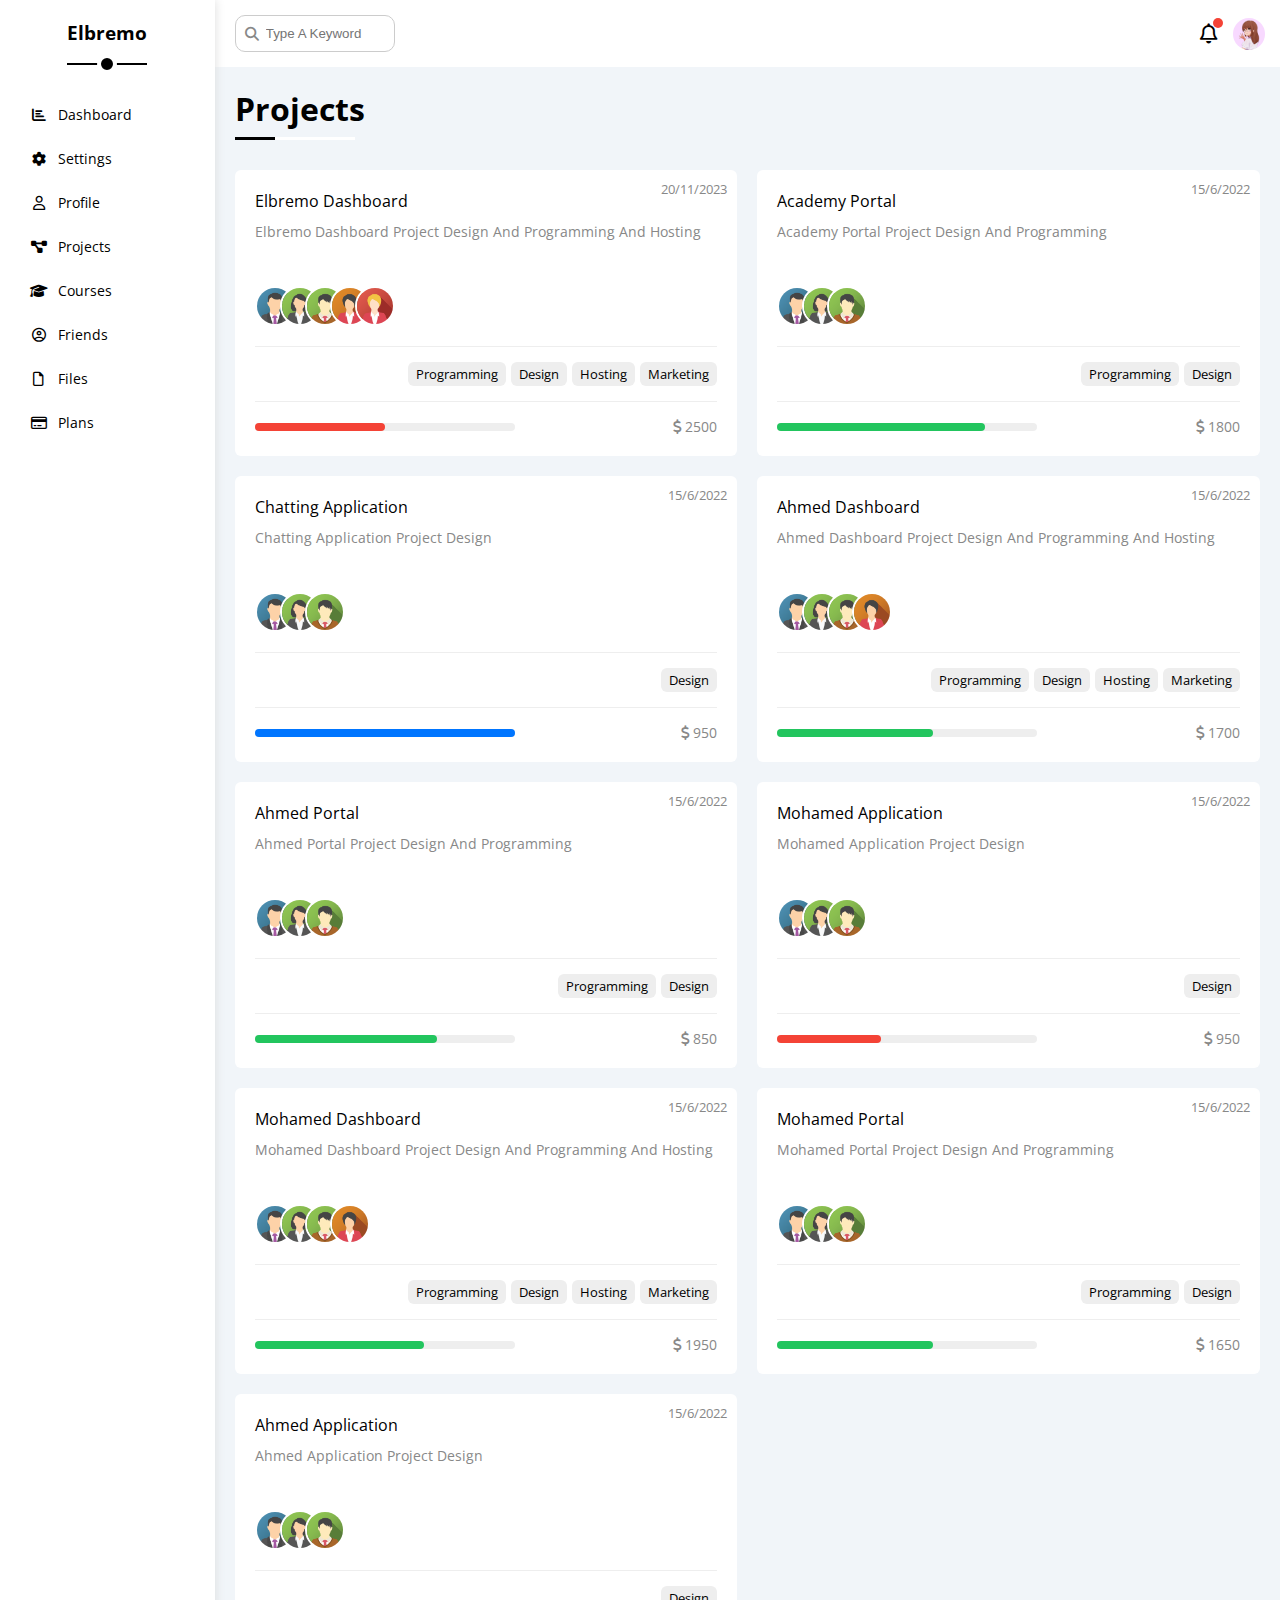
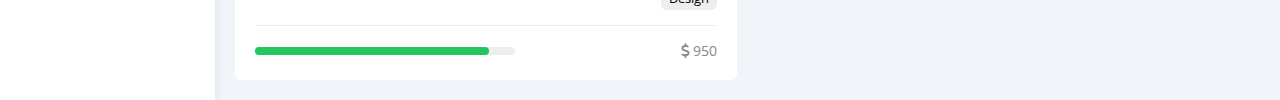
<file: projects.html>
<!DOCTYPE html>
<html lang="en">
<head>
    <meta charset="UTF-8">
    <meta name="viewport" content="width=device-width, initial-scale=1.0">
    <title>Projects</title>
    <link rel="stylesheet" href="css/all.min.css">
    <link rel="stylesheet" href="css/framework.css">
    <link rel="stylesheet" href="css/master.css">
    <link rel="preconnect" href="https://fonts.googleapis.com">
    <link rel="preconnect" href="https://fonts.gstatic.com" crossorigin>
    <link rel="stylesheet" href="https://fonts.googleapis.com/css2?family=Open+Sans:wght@300;500&display=swap">
</head>
<body>
    <div class="page d-flex">
        <div class="sidebar bg-white p-20 p-relative">
            <h3 class="p-relative txt-c mt-0">Elbremo</h3>
            <ul>
                <li>
                    <a class="d-flex align-center fs-14 c-black rad-6 p-10" href="index.html">
                        <i class="fa-solid fa-chart-bar fa-fw"></i>
                        <span>Dashboard</span>
                    </a>
                </li>
                <li>
                    <a class="d-flex align-center fs-14 c-black rad-6 p-10" href="settings.html">
                        <i class="fa-solid fa-gear fa-fw"></i>
                        <span>Settings</span>
                    </a>
                </li>
                <li>
                    <a class="d-flex align-center fs-14 c-black rad-6 p-10" href="profile.html">
                        <i class="fa-regular fa-user fa-fw"></i>
                        <span>Profile</span>
                    </a>
                </li>
                <li>
                    <a class="active d-flex align-center fs-14 c-black rad-6 p-10" href="projects.html">
                        <i class="fa-solid fa-diagram-project fa-fw"></i>
                        <span>Projects</span>
                    </a>
                </li>
                <li>
                    <a class="d-flex align-center fs-14 c-black rad-6 p-10" href="courses.html">
                        <i class="fa-solid fa-graduation-cap fa-fw"></i>
                        <span>Courses</span>
                    </a>
                </li>
                <li>
                    <a class="d-flex align-center fs-14 c-black rad-6 p-10" href="friends.html">
                        <i class="fa-regular fa-circle-user fa-fw"></i>
                        <span>Friends</span>
                    </a>
                </li>
                <li>
                    <a class="d-flex align-center fs-14 c-black rad-6 p-10" href="files.html">
                        <i class="fa-regular fa-file fa-fw"></i>
                        <span>Files</span>
                    </a>
                </li>
                <li>
                    <a class="d-flex align-center fs-14 c-black rad-6 p-10" href="plans.html">
                        <i class="fa-regular fa-credit-card fa-fw"></i>
                        <span>Plans</span>
                    </a>
                </li>
            </ul>
        </div>
        <div class="content w-full">
            <!-- Start Head -->
            <div class="head bg-white p-15 between-flex">
                <div class="search p-relative">
                    <input class="p-10" type="search" placeholder="Type A Keyword">
                </div>
                <div class="icons d-flex align-center">
                    <span class="notification p-relative">
                        <i class="fa-regular fa-bell fa-lg"></i>
                    </span>
                    <img src="images/avatar.webp" alt="logo-img">
                </div>
            </div>
            <!-- End Head -->
            <h1 class="p-relative">Projects</h1>
            <div class="projects-page d-grid m-20 gap-20">
                <div class="project bg-white p-20 rad-6 p-relative">
                    <span class="date fs-13 c-grey">20/11/2023</span>
                    <h4 class="m-0">Elbremo Dashboard</h4>
                    <p class="c-grey mt-10 mb-10 fs-14">Elbremo Dashboard Project Design And Programming And Hosting</p>
                    <div class="team">
                        <a href="#"><img src="images/team-01.png" alt="team-01"></a>
                        <a href="#"><img src="images/team-02.png" alt="team-02"></a>
                        <a href="#"><img src="images/team-03.png" alt="team-03"></a>
                        <a href="#"><img src="images/team-04.png" alt="team-04"></a>
                        <a href="#"><img src="images/team-05.png" alt="team-05"></a>
                    </div>
                    <div class="do d-flex">
                        <span class="fs-13 rad-6 bg-eee">Programming</span>
                        <span class="fs-13 rad-6 bg-eee">Design</span>
                        <span class="fs-13 rad-6 bg-eee">Hosting</span>
                        <span class="fs-13 rad-6 bg-eee">Marketing</span>
                    </div>
                    <div class="info between-flex">
                        <div class="prog bg-eee">
                            <span class="bg-red" style="width: 50%;"></span>
                        </div>
                        <div class="fs-14 c-grey">
                            <i class="fas fa-dollar-sign"></i>
                            2500
                        </div>
                    </div>
                </div>
                <div class="project bg-white p-20 rad-6 p-relative">
                    <span class="date fs-13 c-grey">15/6/2022</span>
                    <h4 class="m-0">Academy Portal</h4>
                    <p class="c-grey mt-10 mb-10 fs-14">Academy Portal Project Design And Programming</p>
                    <div class="team">
                      <a href="#"><img src="images/team-01.png" alt="team-01" /></a>
                      <a href="#"><img src="images/team-02.png" alt="team-02" /></a>
                      <a href="#"><img src="images/team-03.png" alt="team-03" /></a>
                    </div>
                    <div class="do d-flex">
                      <span class="fs-13 rad-6 bg-eee">Programming</span>
                      <span class="fs-13 rad-6 bg-eee">Design</span>
                    </div>
                    <div class="info between-flex">
                      <div class="prog bg-eee">
                        <span class="bg-green" style="width: 80%"></span>
                      </div>
                      <div class="fs-14 c-grey">
                        <i class="fa-solid fa-dollar-sign"></i>
                        1800
                      </div>
                    </div>
                </div>
                <div class="project bg-white p-20 rad-6 p-relative">
                    <span class="date fs-13 c-grey">15/6/2022</span>
                    <h4 class="m-0">Chatting Application</h4>
                    <p class="c-grey mt-10 mb-10 fs-14">Chatting Application Project Design</p>
                    <div class="team">
                      <a href="#"><img src="images/team-01.png" alt="team-01" /></a>
                      <a href="#"><img src="images/team-02.png" alt="team-02" /></a>
                      <a href="#"><img src="images/team-03.png" alt="team-03" /></a>
                    </div>
                    <div class="do d-flex">
                      <span class="fs-13 rad-6 bg-eee">Design</span>
                    </div>
                    <div class="info between-flex">
                      <div class="prog bg-eee">
                        <span class="bg-blue" style="width: 100%"></span>
                      </div>
                      <div class="fs-14 c-grey">
                        <i class="fa-solid fa-dollar-sign"></i>
                        950
                      </div>
                    </div>
                </div>
                <div class="project bg-white p-20 rad-6 p-relative">
                    <span class="date fs-13 c-grey">15/6/2022</span>
                    <h4 class="m-0">Ahmed Dashboard</h4>
                    <p class="c-grey mt-10 mb-10 fs-14">Ahmed Dashboard Project Design And Programming And Hosting</p>
                    <div class="team">
                      <a href="#"><img src="images/team-01.png" alt="team-01" /></a>
                      <a href="#"><img src="images/team-02.png" alt="team-02" /></a>
                      <a href="#"><img src="images/team-03.png" alt="team-03" /></a>
                      <a href="#"><img src="images/team-04.png" alt="team-04" /></a>
                    </div>
                    <div class="do d-flex">
                      <span class="fs-13 rad-6 bg-eee">Programming</span>
                      <span class="fs-13 rad-6 bg-eee">Design</span>
                      <span class="fs-13 rad-6 bg-eee">Hosting</span>
                      <span class="fs-13 rad-6 bg-eee">Marketing</span>
                    </div>
                    <div class="info between-flex">
                      <div class="prog bg-eee">
                        <span class="bg-green" style="width: 60%"></span>
                      </div>
                      <div class="fs-14 c-grey">
                        <i class="fa-solid fa-dollar-sign"></i>
                        1700
                      </div>
                    </div>
                </div>
                <div class="project bg-white p-20 rad-6 p-relative">
                    <span class="date fs-13 c-grey">15/6/2022</span>
                    <h4 class="m-0">Ahmed Portal</h4>
                    <p class="c-grey mt-10 mb-10 fs-14">Ahmed Portal Project Design And Programming</p>
                    <div class="team">
                      <a href="#"><img src="images/team-01.png" alt="team-01" /></a>
                      <a href="#"><img src="images/team-02.png" alt="team-02" /></a>
                      <a href="#"><img src="images/team-03.png" alt="team-03" /></a>
                    </div>
                    <div class="do d-flex">
                      <span class="fs-13 rad-6 bg-eee">Programming</span>
                      <span class="fs-13 rad-6 bg-eee">Design</span>
                    </div>
                    <div class="info between-flex">
                      <div class="prog bg-eee">
                        <span class="bg-green" style="width: 70%"></span>
                      </div>
                      <div class="fs-14 c-grey">
                        <i class="fa-solid fa-dollar-sign"></i>
                        850
                      </div>
                    </div>
                </div>
                <div class="project bg-white p-20 rad-6 p-relative">
                    <span class="date fs-13 c-grey">15/6/2022</span>
                    <h4 class="m-0">Mohamed Application</h4>
                    <p class="c-grey mt-10 mb-10 fs-14">Mohamed Application Project Design</p>
                    <div class="team">
                      <a href="#"><img src="images/team-01.png" alt="team-01" /></a>
                      <a href="#"><img src="images/team-02.png" alt="team-02" /></a>
                      <a href="#"><img src="images/team-03.png" alt="team-03" /></a>
                    </div>
                    <div class="do d-flex">
                      <span class="fs-13 rad-6 bg-eee">Design</span>
                    </div>
                    <div class="info between-flex">
                      <div class="prog bg-eee">
                        <span class="bg-red" style="width: 40%"></span>
                      </div>
                      <div class="fs-14 c-grey">
                        <i class="fa-solid fa-dollar-sign"></i>
                        950
                      </div>
                    </div>
                </div>
                <div class="project bg-white p-20 rad-6 p-relative">
                    <span class="date fs-13 c-grey">15/6/2022</span>
                    <h4 class="m-0">Mohamed Dashboard</h4>
                    <p class="c-grey mt-10 mb-10 fs-14">Mohamed Dashboard Project Design And Programming And Hosting</p>
                    <div class="team">
                      <a href="#"><img src="images/team-01.png" alt="team-01" /></a>
                      <a href="#"><img src="images/team-02.png" alt="team-02" /></a>
                      <a href="#"><img src="images/team-03.png" alt="team-03" /></a>
                      <a href="#"><img src="images/team-04.png" alt="team-04" /></a>
                    </div>
                    <div class="do d-flex">
                      <span class="fs-13 rad-6 bg-eee">Programming</span>
                      <span class="fs-13 rad-6 bg-eee">Design</span>
                      <span class="fs-13 rad-6 bg-eee">Hosting</span>
                      <span class="fs-13 rad-6 bg-eee">Marketing</span>
                    </div>
                    <div class="info between-flex">
                      <div class="prog bg-eee">
                        <span class="bg-green" style="width: 65%"></span>
                      </div>
                      <div class="fs-14 c-grey">
                        <i class="fa-solid fa-dollar-sign"></i>
                        1950
                      </div>
                    </div>
                </div>
                <div class="project bg-white p-20 rad-6 p-relative">
                    <span class="date fs-13 c-grey">15/6/2022</span>
                    <h4 class="m-0">Mohamed Portal</h4>
                    <p class="c-grey mt-10 mb-10 fs-14">Mohamed Portal Project Design And Programming</p>
                    <div class="team">
                      <a href="#"><img src="images/team-01.png" alt="team-01" /></a>
                      <a href="#"><img src="images/team-02.png" alt="team-02" /></a>
                      <a href="#"><img src="images/team-03.png" alt="team-03" /></a>
                    </div>
                    <div class="do d-flex">
                      <span class="fs-13 rad-6 bg-eee">Programming</span>
                      <span class="fs-13 rad-6 bg-eee">Design</span>
                    </div>
                    <div class="info between-flex">
                      <div class="prog bg-eee">
                        <span class="bg-green" style="width: 60%"></span>
                      </div>
                      <div class="fs-14 c-grey">
                        <i class="fa-solid fa-dollar-sign"></i>
                        1650
                      </div>
                    </div>
                </div>
                <div class="project bg-white p-20 rad-6 p-relative">
                    <span class="date fs-13 c-grey">15/6/2022</span>
                    <h4 class="m-0">Ahmed Application</h4>
                    <p class="c-grey mt-10 mb-10 fs-14">Ahmed Application Project Design</p>
                    <div class="team">
                      <a href="#"><img src="images/team-01.png" alt="team-01" /></a>
                      <a href="#"><img src="images/team-02.png" alt="team-02" /></a>
                      <a href="#"><img src="images/team-03.png" alt="team-03" /></a>
                    </div>
                    <div class="do d-flex">
                      <span class="fs-13 rad-6 bg-eee">Design</span>
                    </div>
                    <div class="info between-flex">
                      <div class="prog bg-eee">
                        <span class="bg-green" style="width: 90%"></span>
                      </div>
                      <div class="fs-14 c-grey">
                        <i class="fa-solid fa-dollar-sign"></i>
                        950
                      </div>
                    </div>
                </div>
            </div>
        </div>
    </div>
</body>
</html>
</file>
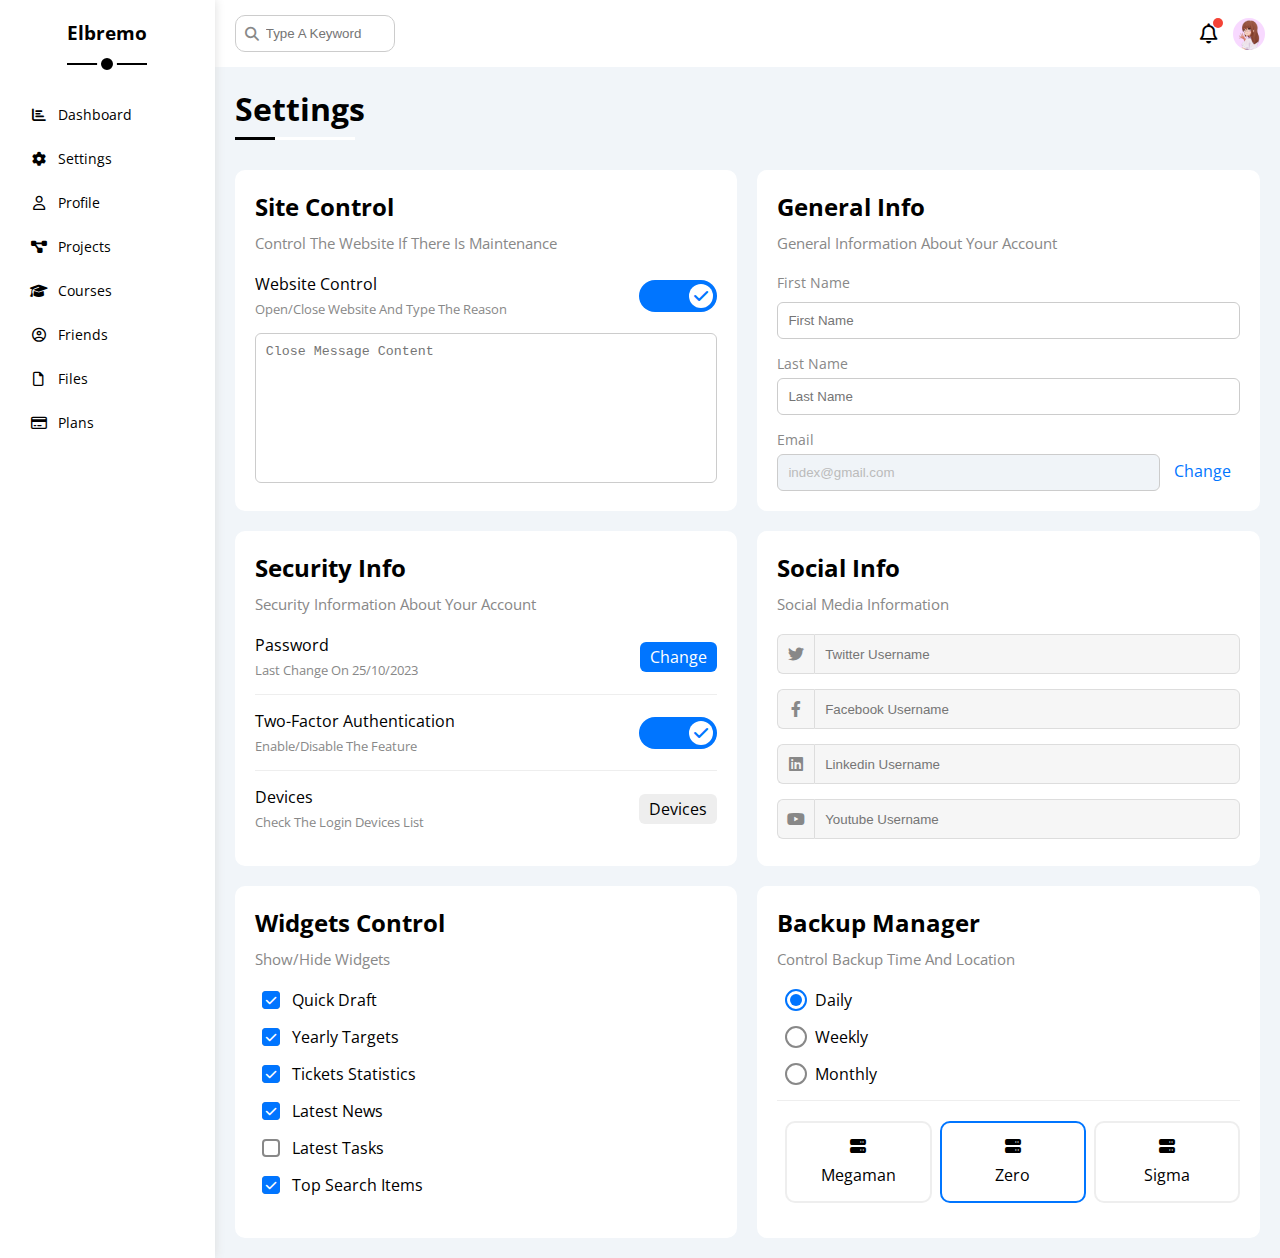
<file: settings.html>
<!DOCTYPE html>
<html lang="en">
<head>
    <meta charset="UTF-8">
    <meta name="viewport" content="width=device-width, initial-scale=1.0">
    <title>Settings</title>
    <link rel="stylesheet" href="css/all.min.css">
    <link rel="stylesheet" href="css/framework.css">
    <link rel="stylesheet" href="css/master.css">
    <link rel="preconnect" href="https://fonts.googleapis.com">
    <link rel="preconnect" href="https://fonts.gstatic.com" crossorigin>
    <link rel="stylesheet" href="https://fonts.googleapis.com/css2?family=Open+Sans:wght@300;500&display=swap">
</head>
<body>
    <div class="page d-flex">
        <div class="sidebar bg-white p-20 p-relative">
            <h3 class="p-relative txt-c mt-0">Elbremo</h3>
            <ul>
                <li>
                    <a class="d-flex align-center fs-14 c-black rad-6 p-10" href="index.html">
                        <i class="fa-solid fa-chart-bar fa-fw"></i>
                        <span>Dashboard</span>
                    </a>
                </li>
                <li>
                    <a class="active d-flex align-center fs-14 c-black rad-6 p-10" href="settings.html">
                        <i class="fa-solid fa-gear fa-fw"></i>
                        <span>Settings</span>
                    </a>
                </li>
                <li>
                    <a class="d-flex align-center fs-14 c-black rad-6 p-10" href="profile.html">
                        <i class="fa-regular fa-user fa-fw"></i>
                        <span>Profile</span>
                    </a>
                </li>
                <li>
                    <a class="d-flex align-center fs-14 c-black rad-6 p-10" href="projects.html">
                        <i class="fa-solid fa-diagram-project fa-fw"></i>
                        <span>Projects</span>
                    </a>
                </li>
                <li>
                    <a class="d-flex align-center fs-14 c-black rad-6 p-10" href="courses.html">
                        <i class="fa-solid fa-graduation-cap fa-fw"></i>
                        <span>Courses</span>
                    </a>
                </li>
                <li>
                    <a class="d-flex align-center fs-14 c-black rad-6 p-10" href="friends.html">
                        <i class="fa-regular fa-circle-user fa-fw"></i>
                        <span>Friends</span>
                    </a>
                </li>
                <li>
                    <a class="d-flex align-center fs-14 c-black rad-6 p-10" href="files.html">
                        <i class="fa-regular fa-file fa-fw"></i>
                        <span>Files</span>
                    </a>
                </li>
                <li>
                    <a class="d-flex align-center fs-14 c-black rad-6 p-10" href="plans.html">
                        <i class="fa-regular fa-credit-card fa-fw"></i>
                        <span>Plans</span>
                    </a>
                </li>
            </ul>
        </div>
        <div class="content w-full">
            <!-- Start Head -->
            <div class="head bg-white p-15 between-flex">
                <div class="search p-relative">
                    <input class="p-10" type="search" placeholder="Type A Keyword">
                </div>
                <div class="icons d-flex align-center">
                    <span class="notification p-relative">
                        <i class="fa-regular fa-bell fa-lg"></i>
                    </span>
                    <img src="images/avatar.webp" alt="logo-img">
                </div>
            </div>
            <!-- End Head -->
            <h1 class="p-relative">Settings</h1>
            <div class="settings-page m-20 d-grid gap-20">
                <!-- Start Settings Box -->
                <div class="p-20 bg-white rad-10">
                    <h2 class="mt-0 mb-10">Site Control</h2>
                    <p class="mt-0 mb-20 c-grey fs-15">Control The Website If There Is Maintenance</p>
                    <div class="mb-15 between-flex">
                        <div>
                            <span>Website Control</span>
                            <p class="c-grey mt-5 mb-0 fs-13">Open/Close Website And Type The Reason</p>
                        </div>
                        <div>
                            <label>
                                <input type="checkbox" class="toggle-checkbox" checked>
                                <div class="toggle-switch"></div>
                            </label>
                        </div>
                    </div>
                    <textarea class="close-message p-10 rad-6 d-block w-full" placeholder="Close Message Content"></textarea>
                </div>
                <!-- End Settings Box -->
                <!-- Start Settings Box -->
                <div class="p-20 bg-white rad-10">
                    <h2 class="mt-0 mb-10">General Info</h2>
                    <p class="mt-0 mb-20 c-grey fs-15">General Information About Your Account</p>
                    <div class="mb-15">
                        <label for="first" class="fs-14 c-grey d-block mb-10">First Name</label>
                        <input type="text" class="b-none border-ccc p-10 rad-6 d-block w-full" id="first" placeholder="First Name">
                    </div>
                    <div class="mb-15">
                        <label class="fs-14 c-grey d-block mb-5" for="last">Last Name</label>
                        <input class="b-none border-ccc p-10 rad-6 d-block w-full" id="last" type="text" placeholder="Last Name" />
                    </div>
                    <div>
                        <label class="fs-14 c-grey d-block mb-5" for="email">Email</label>
                        <input class="email b-none border-ccc p-10 rad-6 w-full mr-10" id="email" type="email" value="index@gmail.com" disabled />
                        <a class="c-blue" href="#">Change</a>
                    </div> 
                </div>
                <!-- End Settings Box -->
                <!-- Start Settings Box -->
                <div class="p-20 bg-white rad-10">
                    <h2 class="mt-0 mb-10">Security Info</h2>
                    <p class="mt-0 mb-20 c-grey fs-15">Security Information About Your Account</p>
                    <div class="sec-box mb-15 between-flex">
                        <div>
                            <span>Password</span>
                            <p class="c-grey mt-5 mb-0 fs-13">Last Change On 25/10/2023</p>
                        </div>
                        <a class="button bg-blue c-white btn-shape" href="#">Change</a>
                    </div>
                    <div class="sec-box mb-15 between-flex">
                        <div>
                            <span>Two-Factor Authentication</span>
                            <p class="c-grey mt-5 mb-0 fs-13">Enable/Disable The Feature</p>
                        </div>
                        <label>
                            <input type="checkbox" class="toggle-checkbox" checked>
                            <div class="toggle-switch"></div>
                        </label>
                    </div>
                    <div class="sec-box between-flex">
                        <div>
                            <span>Devices</span>
                            <p class="c-grey mt-5 mb-0 fs-13">Check The Login Devices List</p>
                        </div>
                        <a class="bg-eee c-black btn-shape" href="#">Devices</a>
                    </div>
                </div>
                <!-- End Settings Box -->
                <!-- Start Settings Box -->
                <div class="social-boxes p-20 bg-white rad-10">
                    <h2 class="mt-0 mb-10">Social Info</h2>
                    <p class="mt-0 mb-20 c-grey fs-15">Social Media Information</p>
                    <div class="d-flex align-center mb-15">
                        <i class="fa-brands fa-twitter center-flex c-grey"></i>
                        <input class="w-full" type="text" placeholder="Twitter Username" />
                    </div>
                    <div class="d-flex align-center mb-15">
                        <i class="fa-brands fa-facebook-f center-flex c-grey"></i>
                        <input class="w-full" type="text" placeholder="Facebook Username" />
                    </div>
                    <div class="d-flex align-center mb-15">
                        <i class="fa-brands fa-linkedin center-flex c-grey"></i>
                        <input class="w-full" type="text" placeholder="Linkedin Username" />
                    </div>
                    <div class="d-flex align-center">
                        <i class="fa-brands fa-youtube center-flex c-grey"></i>
                        <input class="w-full" type="text" placeholder="Youtube Username" />
                    </div>
                </div>
                <!-- End Settings Box -->
                <!-- Start Settings Box -->
                <div class="widgets-control p-20 bg-white rad-10">
                    <h2 class="mt-0 mb-10">Widgets Control</h2>
                    <p class="mt-0 mb-20 c-grey fs-15">Show/Hide Widgets</p>
                    <div class="control d-flex align-center mb-15">
                        <input type="checkbox" id="one" checked />
                        <label for="one">Quick Draft</label>
                    </div>
                    <div class="control d-flex align-center mb-15">
                        <input type="checkbox" id="two" checked />
                        <label for="two">Yearly Targets</label>
                    </div>
                    <div class="control d-flex align-center mb-15">
                        <input type="checkbox" id="three" checked />
                        <label for="three">Tickets Statistics</label>
                    </div>
                    <div class="control d-flex align-center mb-15">
                        <input type="checkbox" id="four" checked />
                        <label for="four">Latest News</label>
                    </div>
                    <div class="control d-flex align-center mb-15">
                        <input type="checkbox" id="five" />
                        <label for="five">Latest Tasks</label>
                    </div>
                    <div class="control d-flex align-center mb-15">
                        <input type="checkbox" id="six" checked />
                        <label for="six">Top Search Items</label>
                    </div>
                </div>
                <!-- End Settings Box -->
                <!-- Start Settings Box -->
                <div class="backup-control p-20 bg-white rad-10">
                    <h2 class="mt-0 mb-10">Backup Manager</h2>
                    <p class="mt-0 mb-20 c-grey fs-15">Control Backup Time And Location</p>
                    <div class="date d-flex align-center mb-15">
                        <input type="radio" name="time" id="daily" checked />
                        <label for="daily">Daily</label>
                    </div>
                    <div class="date d-flex align-center mb-15">
                        <input type="radio" name="time" id="weekly" />
                        <label for="weekly">Weekly</label>
                    </div>
                    <div class="date d-flex align-center mb-15">
                        <input type="radio" name="time" id="monthly" />
                        <label for="monthly">Monthly</label>
                    </div>
                    <div class="servers d-flex align-center txt-c">
                        <input type="radio" name="servers" id="server-one">
                        <div class="server mb-15 rad-10 w-full">
                            <label class="d-block m-15" for="server-one">
                                <i class="fa-solid fa-server d-block mb-10"></i>
                                Megaman
                            </label>
                        </div>
                        <input type="radio" name="servers" id="server-two" checked />
                        <div class="server mb-15 rad-10 w-full">
                            <label class="d-block m-15" for="server-two">
                            <i class="fa-solid fa-server d-block mb-10"></i>
                            Zero
                            </label>
                        </div>
                        <input type="radio" name="servers" id="server-three" />
                        <div class="server mb-15 rad-10 w-full">
                            <label class="d-block m-15" for="server-three">
                            <i class="fa-solid fa-server d-block mb-10"></i>
                            Sigma
                            </label>
                        </div>
                    </div>
                </div>
                <!-- End Settings Box -->
            </div>
        </div>
    </div>
</body>
</html>
</file>
<file: css/framework.css>
:root {
    --blue-color: #0075ff;
    --blue-alt-color: #0d69d5;
    --orange-color: #f59e0b;
    --green-color: #22c55e;
    --red-color: #f44336;
    --grey-color: #888;
}
/* Start Box */
.d-flex{
    display: flex;
}
.f-wrap {
    flex-wrap: wrap;
}
.space-between{
    justify-content: space-between;
}
.align-center{
    align-items: center;
}
.d-grid{
    display: grid;
}
.gap-20{
    gap: 20px;
}
.d-block{
    display: block;
}
@media(max-width: 767px){
    .block-mobile{
        display: block;
    }
    .hide-mobile{
        display: none;
    }
}
/* End Box */
/* Start Padding + Margin */
.p-10{
    padding: 10px;
}
.p-15{
    padding: 15px;
}
.p-20{
    padding: 20px;
}
.pt-10{
    padding-top: 10px;
}
.pt-15{
    padding-top: 15px;
}
.pt-20{
    padding-top: 20px;
}
.pb-10{
    padding-bottom: 10px;
}
.pb-15{
    padding-bottom: 15px;
}
.pb-20{
    padding-bottom: 20px;
}
.pl-15{
    padding-left: 15px;
}
.m-0{
    margin: 0;
}
.m-15{
    margin: 15px;
}
.m-20{
    margin: 20px;
}
.mt-0{
    margin-top: 0;
}
.mt-5{
    margin-top: 5px;
}
.mt-10{
    margin-top: 10px;
}
.mt-15{
    margin-top: 15px;
}
.mt-20{
    margin-top: 20px;
}
.mt-25{
    margin-top: 25px;
}
.mr-10{
    margin-right: 10px;
}
.mr-15{
    margin-right: 15px;
}
.mb-0{
    margin-bottom: 0px;
}
.mb-5{
    margin-bottom: 5px;
}
.mb-10{
    margin-bottom: 10px;
}
.mb-15{
    margin-bottom: 15px;
}
.mb-20{
    margin-bottom: 20px;
}
.mb-25{
    margin-bottom: 25px;
}
/* End Padding + Margin */
/* Start Color */
.bg-white{
    background-color: white;
}
.bg-eee{
    background-color: #eee;
}
.bg-red {
    background-color: var(--red-color);
}
.bg-green {
    background-color: var(--green-color);
}
.bg-blue {
    background-color: var(--blue-color);
}
.bg-orange {
    background-color: var(--orange-color);
}
.c-black{
    color: black;
}
.c-grey{
    color: var(--grey-color);
}
.c-red {
    color: var(--red-color);
}
.c-green {
    color: var(--green-color);
}
.c-blue {
    color: var(--blue-color);
}
.c-orange {
    color: var(--orange-color);
}
.c-white{
    color: white;
}
/* End Color */
/* Start Position */
.p-relative{
    position: relative;
}
.p-absolute{
    position: absolute;
}
/* End Position */
/* Start Font */
.txt-c{
    text-align: center;
}
.fs-13 {
    font-size: 13px;
}
.fs-14{
    font-size: 14px;
}
.fs-15{
    font-size: 15px;
}
.fs-25 {
    font-size: 25px;
}
.fw-bold {
    font-weight: bold;
}
@media (max-width: 767px) {
    .txt-c-mobile {
      text-align: center;
    }
}
/* End Font */
/* Start Border */
.b-none{
    border: none;
}
.border-ccc{
    border: 1px solid #CCC;
}
.border-eee{
    border: 1px solid #EEE;
}
.rad-6{
    border-radius: 6px;
}
.rad-10{
    border-radius: 10px;
}
.rad-half{
    border-radius: 50%;
}
/* End Border */
/* Start Width + Height */
.w-full {
    width: 100%;
}
.w-100 {
    width: 100px;
}
.w-fit {
    width: fit-content;
}
.h-full {
    height: 100%;
}
.h-100 {
    height: 100px;
}
/* End Width + Height */
/* Start Components */
.center-flex{
    display: flex;
    align-items: center;
    justify-content: center;
}
.between-flex{
    display: flex;
    align-items: center;
    justify-content: space-between;
}
.btn-shape{
    padding: 4px 10px;
    border-radius: 6px;
}
/* End Components */

/* @media(max-width: 767px){
    .hide-mobile{
        display: none;
    }
} */

/* Start Welcome Widget*/
.welcome{
    overflow: hidden;
}
.welcome .intro img{
    width: 200px;
    margin-bottom: -10px;
}
.welcome .avatar{
    width: 64px;
    height: 64px;
    border: 2px solid white;
    border-radius: 50%;
    padding: 2px;
    box-shadow: 0 0 5px #ddd;
    margin-left: 20px;
    margin-top: -32px;
}
.welcome .body {
    border-top: 1px solid #eee;
    border-bottom: 1px solid #eee;
}
.welcome .body > div {
    flex: 1;
}
.welcome .visit{
    margin: 0 15px 15px auto;
    transition: 0.3s;
}
.welcome .visit:hover{
    background-color: var(--blue-alt-color);
}
@media (max-width: 767px){
    .welcome .intro{
        padding-bottom: 30px;
    }
    .welcome .avatar{
        margin-left: 0;
    }
    .welcome .body > div:not(:last-child){
        margin-bottom: 20px;
    }
}
/* End Welcome Widget */
</file>
<file: css/master.css>
:root {
    --blue-color: #0075ff;
    --blue-alt-color: #0d69d5;
    --orange-color: #f59e0b;
    --green-color: #22c55e;
    --red-color: #f44336;
    --grey-color: #888;
}
*{
    box-sizing: border-box;
}
body{
    margin: 0;
    font-family: "Open Sans", sans-serif;
}
*:focus{
    outline: none;
}
a{
    text-decoration: none;
}
ul{
    list-style: none;
    padding: 0;
}
::-webkit-scrollbar{
    width: 15px;
}
::-webkit-scrollbar-track{
    background-color: white;
}
::-webkit-scrollbar-thumb{
    background-color: var(--blue-color);
}
::-webkit-scrollbar-thumb:hover{
    background-color: var(--blue-alt-color);
}
.page{
    background-color: #f1f5f9;
    min-height: 100vh;
}
/* Start Sidebar */
.sidebar{
    width: 250px;
    box-shadow: 0 0 10px #ddd;
}
.sidebar > h3{
    margin-bottom: 50px;
}
.sidebar > h3::before,
.sidebar > h3::after{
    content: "";
    background-color: black;
    position: absolute;
    transform: translateX(-50%);
    left: 50%;
}
.sidebar > h3::before{
    width: 80px;
    height: 2px;
    bottom: -20px;
}
.sidebar > h3::after{
    bottom: -29px;
    width: 12px;
    height: 12px;
    border-radius: 50%;
    border: 4px solid white;
}
.sidebar ul li a{
    transition: 0.3s;
    margin-bottom: 5px;
}
.sidebar ul li a:hover,
.sidebar ul li a:active{
    background-color: #f6f6f6;
}
.sidebar ul li a span{
    font-size: 14px;
    margin-left: 10px;
}
@media(max-width: 767px){
    .sidebar{
        width: 68px;
        padding: 10px;
    }
    .sidebar > h3{
        font-size: 13px;
        margin-bottom: 15px;
    }
    .sidebar > h3::before,
    .sidebar > h3::after{
        display: none;
    }
    .sidebar ul li a span{
        display: none;
    }   
}
/* End Sidebar */
/* Start Content */
.content{
    overflow: hidden;
}
.head .search::before{
    font-family: var(--fa-style-family-classic);
    content: "\f002";
    font-weight: 900;
    position: absolute;
    left: 15px;
    top: 50%;
    transform: translateY(-50%);
    font-size: 14px;
    color: var(--grey-color);
}
.head .search input{
    border: 1px solid #CCC;
    border-radius: 10px;
    margin-left: 5px;
    padding-left: 30px;
    width: 160px;
    transition: width 0.3s;
}
.head .search input:focus{
    width: 200px;
}
.head .search input:focus::placeholder{
    opacity: 0;
}
.head .icons .notification::before{
    content: "";
    position: absolute;
    width: 10px;
    height: 10px;
    background-color: var(--red-color);
    border-radius: 50%;
    right: -5px;
    top: -5px;
}
.head .icons img{
    width: 32px;
    height: 32px;
    margin-left: 15px;
    border-radius: 50%;
}
.page h1{
    margin: 20px 20px 40px;
}
.page h1::before,
.page h1::after{
    content: '';
    height: 3px;
    position: absolute;
    bottom: -10px;
    left: 0;
}
.page h1::before{
    background-color: white;
    width: 120px;
}
.page h1::after{
    background-color: black;
    width: 40px;
}
.wrapper{
    grid-template-columns: repeat(auto-fill, minmax(450px, 1fr));
    margin-left: 20px;
    margin-right: 20px;
}
@media(max-width: 767px){
    .wrapper{
        grid-template-columns: minmax(200px, 1fr);
        margin-left: 10px;
        margin-right: 10px;
        gap: 10px;
    }
}
/* End Content */
/* Start Quick Draft Widget */
.quick-draft textarea{
    resize: none;
    min-height: 180px;
}
.quick-draft .save{
    margin-left: auto;
    transition: 0.3s;
    cursor: pointer;
}
.quick-draft .save:hover{
    background-color: var(--blue-alt-color);
}
/* End Quick Draft Widget */
/* Start Targets */
.targets .target-row .icon{
    width: 80px;
    height: 80px;
    margin-right: 15px;
}
.targets .details{
    flex: 1;
}
.targets .details .progress{
    height: 4px;
}
.targets .details .progress > span{
    position: absolute;
    left: 0;
    top: 0;
    height: 100%;
}
.targets .details .progress > span span{
    position: absolute;
    bottom: 16px;
    right: -16px;
    color: white;
    padding: 2px 5px;
    border-radius: 6px;
    font-size: 13px;
} 
.targets .details .progress > span span::after{
    content: "";
    border-color: transparent;
    border-width: 5px;
    border-style: solid;
    position: absolute;
    bottom: -10px;
    left: 50%;
    transform: translateX(-50%);
} 
.targets .details .progress > .blue span::after{
    border-top-color: var(--blue-color);
}
.targets .details .progress > .orange span::after{
    border-top-color: var(--orange-color);
}
.targets .details .progress > .green span::after{
    border-top-color: var(--green-color);
}
.blue .icon,
.blue .progress{
    background-color: rgb(0 117 255 / 20%);
}
.orange .icon,
.orange .progress{
    background-color: rgb(245 158 11 / 20%);
}
.green .icon,
.green .progress{
    background-color: rgb(34 197 94 / 20%);
}
/* End Targets */
/* Start Ticket */
.tickets .box{
    border: 1px solid #CCC;
    width: calc(50% - 10px);
}
@media (max-width: 767px){
    .tickets .box{
        width: 100%;
    }
}
/* End Ticket */
/* Start Latest News */
.latest-news .news-row:not(:last-of-type){
    margin-bottom: 20px;
    padding-bottom: 20px;
    border-bottom: 1px solid #EEE;
}
.latest-news .news-row img{
    width: 100px;
    border-radius: 6px;
    margin-right: 15px;
}
.latest-news .info{
    flex-grow: 1;
}
.latest-news .info h3{
    margin: 0 0 6px;
    font-size: 16px;
}
@media (max-width: 767px){
    .latest-news .news-row{
        display: block;
    }
    .latest-news .news-row .label{
        margin: 10px auto;
        width: fit-content;
    }
}
/* End Latest News */
/* Start Tasks */
.tasks .task-row:not(:last-of-type){
    margin-bottom: 15px;
    padding-bottom: 15px;
    border-bottom: 1px solid #eee;
}
.tasks .info{
    flex-grow: 1;
}
.tasks .done{
    opacity: 0.3;
}
.tasks .done h3,
.tasks .done p{
    text-decoration: line-through;
}
.tasks .delete{
    cursor: pointer;
    transition: 0.3;
}
.tasks .delete:hover{
    color: var(--red-color);
}
/* End Tasks */
/* Start Latest Uploads */
.latest-uploads ul li:not(:last-child){
    border-bottom: 1px solid #eee;
}
.latest-uploads ul li img{
    width: 40px;
    height: 40px;
}
/* End Latest Uploads */
/* Start Last Project Progress Widget */
.last-project ul::before{
    content: "";
    position: absolute;
    left: 11px;
    width: 2px;
    height: 100%;
    background-color: var(--blue-color);
}
.last-project ul li::before{
    content: "";
    width: 20px;
    height: 20px;
    display: block;
    border-radius: 50%;
    background-color: #fff;
    border: 2px solid #fff;
    outline: 2px solid var(--blue-color);
    margin-right: 15px;
    z-index: 1;
}
.last-project ul li.done::before{
    background-color: var(--blue-color);
}
.last-project ul li.current::before{
    animation: change-color 0.8s infinite alternate;
}
.last-project .launch-icon{
    position: absolute;
    width: 160px;
    right: 0;
    bottom: 0;
    opacity: 0.2;
}
/* End Last Project Progress Widget */
/* Start Reminders Widget */
.reminders ul li .key{
    width: 15px;
    height: 15px;
}
.reminders ul li > .blue{
    border-left: 2px solid var(--blue-color);
}
.reminders ul li > .green{
    border-left: 2px solid var(--green-color);
}
.reminders ul li > .orange{
    border-left: 2px solid var(--orange-color);
}
.reminders ul li > .red{
    border-left: 2px solid var(--red-color);
}
/* End Reminders Widget */ 
/* Start Lastest Post Widget */
.latest-post .avatar{
    width: 48px;
    height: 48px;
    border-radius: 50%;
}
.latest-post .post-content{
    text-transform: capitalize;
    line-height: 1.8;
    border-top: 1px solid #eee;
    border-bottom: 1px solid #eee;
    min-height: 140px;
}
/* End Lastest Post Widget */
/* Start Social Media Stats Widget */
.social-media .box{
    padding-left: 70px;
}
.social-media .box i{
    position: absolute;
    left: 0;
    top: 0;
    width: 52px;
    transition: 0.3s;
} 
.social-media .box i:hover{
    transform: rotate(5deg);
}
.social-media .twitter{
    background-color: rgb(29 161 242 / 20%);
    color: #1da1f2;
}
.social-media .twitter i,
.social-media .twitter a{
    background-color: #1da1f2;
}
.social-media .facebook {
    background-color: rgb(24 119 242 / 20%);
    color: #1da1f2;
}
.social-media .facebook i,
.social-media .facebook a {
    background-color: #1877f2;
}
.social-media .youtube {
    background-color: rgb(255 0 0 / 20%);
    color: #ff0000;
}
.social-media .youtube i,
.social-media .youtube a {
    background-color: #ff0000;
}
.social-media .linkedin {
    background-color: rgb(0 119 181 / 20%);
    color: #0077b5;
}
.social-media .linkedin i,
.social-media .linkedin a {
    background-color: #0077b5;
}
/* End Social Media Stats Widget */
/* Start Projects Table */
.projects .responsive-table{
    overflow-x: auto;
}
.projects table{
    min-width: 900px;
    border-spacing: 0;
}
.projects thead td{
    background-color: #eee;
    font-weight: bold;
}
.projects table td{
    padding: 15px;
}
.projects tbody td{
    border-bottom: 1px solid #eee;
    border-left: 1px solid #eee;
    transition: 0.3s;
}
.projects table tbody tr td:last-child{
    border-right: 1px solid #eee;
}
.projects tbody tr:hover td{
    background-color: #FAF7F7;
}
.projects table img{
    width: 32px;
    height: 32px;
    border-radius: 50%;
    padding: 2px;
    background-color: white;
}
.projects table img:not(:first-child){
    margin-left: -20px;
}
.projects table .label{
    font-size: 13px;
}
.responsive-table thead tr td,
.responsive-table tbody tr td{
    margin-right: -50px;
}
/* End Projects Table */
/* Start Settings */
.settings-page{
    grid-template-columns: repeat(auto-fill, minmax(400px ,1fr));
}
@media(max-width: 767px){
    .settings-page{
        grid-template-columns: minmax(100px ,1fr);
        margin-left: 10px;
        margin-right: 10px;
        gap: 10px;
    }
}
.settings-page .close-message{
    border: 1px solid #CCC;
    resize: none;
    min-height: 150px;
}
.settings-page .email{
    display: inline-flex;
    width: calc(100% - 80px);
}
.toggle-checkbox{
    -webkit-appearance: none;
    appearance: none;
    display: none;
}
.toggle-switch{
    background-color: #CCC;
    width: 78px;
    height: 32px;
    border-radius: 16px;
    position: relative;
    transition: 0.3s;
    cursor: pointer;
}
.toggle-switch::before{
    font-family: var(--fa-style-family-classic);
    content: "\f00d";
    font-weight: 900;
    background-color: white;
    width: 24px;
    height: 24px;
    position: absolute;
    border-radius: 50%;
    top: 4px;
    left: 4px;
    display: flex;
    justify-content: center;
    align-items: center;
    color: #AAA;
    transition: 0.3s;
}
.toggle-checkbox:checked + .toggle-switch{
    background-color: var(--blue-color);
}
.toggle-checkbox:checked + .toggle-switch::before{
    content: "\f00c";
    left: 50px;
    color: var(--blue-color);
} 
.settings-page .sec-box{
    padding-bottom: 15px;
}
.settings-page .sec-box:not(:last-of-type){
    border-bottom: 1px solid #EEE;
}
.settings-page .sec-box .button{
    transition: 0.3s;
}
.settings-page .sec-box .button:hover{
    background-color: var(--blue-alt-color);
}
.settings-page .social-boxes i{
    width: 40px;
    height: 40px;
    background-color: #F6F6F6;
    border: 1px solid #DDD;
    border-right: none;
    border-radius: 6px 0px 0px 6px;
    transition: 0.3s;
}
.settings-page .social-boxes input{
    height: 40px;
    background-color: #F6F6F6;
    border: 1px solid #DDD;
    padding-left: 10px;
    border-radius: 0px 6px 6px 0px;
}
.settings-page .social-boxes > div:focus-within i{
    color: black;
}
.settings-page :disabled{
    cursor: no-drop;
    background-color: #F0F4F8;
    color: #BBB;
}
.widgets-control .control input[type="checkbox"]{
    -webkit-appearance: none;
    appearance: none;
}
.widgets-control .control label{
    padding-left: 30px;
    cursor: pointer;
    position: relative;
}
.widgets-control .control label::before{
    content: "";
    position: absolute;
    left: 0;
    top: 50%;
    border-radius: 4px;
    width: 14px;
    height: 14px;
    border: 2px solid var(--grey-color);
    margin-top: -9px;
}
.widgets-control .control label:hover::before{
    border-color: var(--blue-alt-color);
}
.widgets-control .control label::after{
    font-family: var(--fa-style-family-classic);
    content: "\f00c";
    font-weight: 900;
    position: absolute;
    left: 0;
    top: 50%;
    border-radius: 4px;
    margin-top: -9px;
    background-color: var(--blue-color);
    color: white;
    font-size: 12px;
    width: 18px;
    height: 18px;
    display: flex;
    justify-content: center;
    align-items: center;
    transform: scale(0) rotate(360deg);
    transition: 0.3s;
}
.widgets-control .control input[type="checkbox"]:checked + label::after{
    transform: scale(1);
}
.backup-control input[type="radio"]{
    -webkit-appearance: none;
    appearance: none;
}
.backup-control .date label{
    padding-left: 30px;
    cursor: pointer;
    position: relative;
}
.backup-control .date label::before{
    content: "";
    position: absolute;
    top: 50%;
    left: 0;
    margin-top: -11px;
    width: 18px;
    height: 18px;
    border: 2px solid var(--grey-color);
    border-radius: 50%;
}
.backup-control .date label::after{
    content: "";
    position: absolute;
    top: 5px;
    left: 5px;
    width: 12px;
    height: 12px;
    background-color: var(--blue-color);
    border-radius: 50%;
    transition: 0.3s;
    transform: scale(0);
}
.backup-control .date input[type="radio"]:checked + label::before{
    border-color: var(--blue-color);
}
.backup-control .date input[type="radio"]:checked + label::after{
    transform: scale(1);
}
.backup-control .servers{
    border-top: 1px solid #eee;
    padding-top: 20px;
}
@media(max-width: 767px){
    .backup-control .servers{
        flex-wrap: wrap;
    }
}
.backup-control .servers .server{
    border: 2px solid #eee;
    position: relative;
}
.backup-control .servers .server label{
    cursor: pointer;
}
.backup-control .servers input[type="radio"]:checked + .server{
    border-color: var(--blue-color);
}
/* End Settings */

/* Start Profile */
@media(max-width: 767px){
    .profile-page .overview{
        flex-direction: column;
    }
}
.profile-page .avatar-box{
    width: 250px;
}
@media(min-width: 768px){
    .profile-page .avatar-box{
        width: 250px;
        border-right: 1px solid #eee;
    }
}
.profile-page .avatar-box > img{
    width: 120px;
    height: 120px;
}
.profile-page .avatar-box .level{
    height: 6px;
    overflow: hidden;
    margin: auto;
    width: 70%;
}
.profile-page .avatar-box .level span{
    position: absolute;
    top: 0;
    left: 0;
    height: 100%;
    background-color: #0075ff;
    border-radius: 6px;
}
.profile-page .info-box .box{
    flex-wrap: wrap;
    border-bottom: 1px solid #eee;
    transition: 0.3s;
}
.profile-page .info-box .box:hover{
    background-color: #f9f9f9;
}
.profile-page .info-box .box > div{
    min-width: 200px;
    padding: 10px 0 0;
}
.profile-page .info-box h4{
    font-weight: normal;
}
.profile-page .info-box .toggle-switch{
    height: 20px;
}
@media(max-width: 767px){
    .profile-page .info-box .toggle-switch{
        margin: auto;
    }
}
.profile-page .info-box .toggle-switch::before{
    width: 12px;
    height: 12px;
    font-size: 8px;
}
.profile-page .info-box .toggle-checkbox:checked + .toggle-switch::before{
    left: 62px;
}
@media(max-width: 767px){
    .profile-page .other-data{
        flex-direction: column;
    }
}
.profile-page .skills-card{
    flex-grow: 1;
}
.profile-page .skills-card ul li{
    padding: 15px 0;
}
.profile-page .skills-card ul li:not(:last-child){
    border-bottom: 1px solid #eee;
}
.profile-page .skills-card ul li span{
    display: inline-flex;
    padding: 4px 10px;
    background-color: #eee;
    border-radius: 6px;
    font-size: 14px;
}
.profile-page .skills-card ul li span:not(:last-child){
    margin-right: 8px;
}
.profile-page .activities{
    flex-grow: 2;
}
.profile-page .activities .activity:not(:last-of-type){
    border-bottom: 1px solid #eee;
    padding-bottom: 20px;
    margin-bottom: 20px;
}
.profile-page .activities .activity img{
    width: 64px;
    height: 64px;
    border-radius: 50%;
    margin-right: 10px;
}
@media (min-width: 768px){
    .profile-page .activities .activity .date{
        margin-left: auto;
        text-align: right;
    }
}
@media (max-width: 767px){
    .profile-page .activities .activity{
        flex-direction: column;
    }
    .profile-page .activities .activity img{
        margin-right: 0;
        margin-bottom: 15px;
    }
    .profile-page .activities .activity .date{
        margin-top: 15px;  
    }
}
/* End Profile */

/* Start Projects */
.projects-page{
    grid-template-columns: repeat(auto-fill, minmax(500px, 1fr));
}
@media (max-width: 767px){
    .projects-page{
        grid-template-columns: minmax(200px, 1fr);
        margin-left: 10px;
        margin-right: 10px;
        gap: 10px
    }
}
.projects-page .project .date{
    position: absolute;
    right: 10px;
    top: 10px;
}
.projects-page .project h4{
    font-weight: normal;
}
.projects-page .project .team{
    position: relative;
    min-height: 80px;
}
.projects-page .project .team a{
    position: absolute;
    left: 0;
    bottom: 0;
}
.projects-page .project .team a:nth-child(2){
    left: 25px;
}
.projects-page .project .team a:nth-child(3){
    left: 50px;
}
.projects-page .project .team a:nth-child(4){
    left: 75px;
}
.projects-page .project .team a:nth-child(5){
    left: 100px;
}
.projects-page .project .team a:hover{
    z-index: 1000;
}
.projects-page .project .team img{
    width: 40px;
    height: 40px;
    border-radius: 50%;
    border: 2px solid white;
}
.projects-page .project .do{
    justify-content: flex-end;
    border-top: 1px solid #eee;
    padding-top: 15px;
    margin-top: 15px;
}
@media (max-width: 767px){
    .projects-page .project .do{
        flex-direction: column;
    }
}
.projects-page .project .do span{
    padding: 3px 8px;
    margin-left: 5px;
    width: fit-content;
}
@media (max-width: 767px){
    .projects-page .project .do span:not(:last-child){
        margin-bottom: 15px;
    }
}
.projects-page .project .info{
    border-top: 1px solid #eee;
    margin-top: 15px;
    padding-top: 15px;
}
@media (max-width: 767px){
    .projects-page .project .info{
        flex-direction: column;
    }
}
.projects-page .project .prog{
    height: 8px;
    width: 260px;
    position: relative;
    border-radius: 6px;
}
@media (max-width: 767px){
    .projects-page .project .prog{
        margin-bottom: 15px;
    }
}
.projects-page .project .prog span{
    position: absolute;
    top: 0;
    left: 0;
    height: 100%;
    border-radius: 6px;
}
/* End Projects */

/* Start Courses */
.courses-page{
    grid-template-columns: repeat(auto-fill, minmax(300px, 1fr));
}
@media (max-width: 767px){
    .courses-page{
        grid-template-columns: minmax(200px, 1fr);
        margin-left: 10px;
        margin-right: 10px;
        gap: 10px
    }
}
.courses-page .course{
    overflow: hidden;
}
.courses-page .course .cover{
    max-width: 100%;
}
.courses-page .course .instructor{
    position: absolute;
    width: 64px;
    height: 64px;
    border-radius: 50%;
    top: 20px;
    left: 20px;
    border: 2px solid white;
}
.courses-page .course .description{
    line-height: 1.6;
}
.courses-page .course .info{
    border-top: 1px solid #eee;
    font-size: 13px;
}
.courses-page .course .info .title{
    position: absolute;
    left: 50%;
    transform: translateX(-50%);
    font-size: 13px;
    top: -13px;
}
/* End Courses */

/* Start Friends */
.friends-page{
    grid-template-columns: repeat(auto-fill, minmax(300px, 1fr));
}
@media (max-width: 767px){
    .friends-page{
        grid-template-columns: minmax(200px, 1fr);
        margin-left: 10px;
        margin-right: 10px;
        gap: 10px
    }
}
.friends-page .contact{
    position: absolute;
    left: 10px;
    top: 10px;
}
.friends-page .contact i{
    background-color: #eee;
    padding: 10px;
    border-radius: 50%;
    color: #666;
    font-size: 13px;
    cursor: pointer;
    transition: 0.3s;
}
.friends-page .contact i:hover{
    background-color: var(--blue-color);
    color: white;
}
.friends-page .friend .icons{
    border-top: 1px solid #eee;
    border-bottom: 1px solid #eee;
    margin-top: 15px;
    margin-bottom: 15px;
    padding-top: 15px;
    padding-bottom: 15px;
}
.friends-page .friend .icons i{
    margin-right: 5px;
}
.friends-page .friend .icons .vip{
    position: absolute;
    right: 0;
    top: 50%;
    transform: translateY(-50%);
    font-size: 40px;
    opacity: 0.2;
}
/* End Friends */

/* Start Files */
.files-page{
    flex-direction: row-reverse;
    align-items: flex-start;
}
@media(max-width: 767px){
    .files-page{
        flex-direction: column;
        align-items: normal;
    }
}
.files-page .files-stats{
    min-width: 260px;
}
.files-page .files-stats .icon{
    width: 40px;
    height: 40px;
    margin-right: 10px;
}
.files-page .files-stats .size{
    margin-left: auto;
}
.files-page .files-stats .blue {
    background-color: rgb(0 117 255 / 20%);
}
.files-page .files-stats .green {
    background-color: rgb(34 197 94 / 20%);
}
.files-page .files-stats .red {
    background-color: rgb(244 67 54 / 20%);
}
.files-page .files-stats .orange {
    background-color: rgb(245 158 11 / 20%);
}
.files-page .files-stats .upload{
    margin: 15px auto 0;
    padding: 10px 15px;
    transition: 0.3s;
}
.files-page .files-stats .upload:hover{
    background-color: var(--blue-alt-color);
}
.files-page .files-stats .upload:hover i{
    animation: go-up 0.8s infinite;
}
.files-page .files-content{
    flex: 1;
    grid-template-columns: repeat(auto-fill, minmax(200px, 1fr));
}
.files-page .files-content img{
    width: 64px;
    height: 64px;
    transition: 0.3s;
}
.files-page .files-content .file:hover img{
    transform: rotate(5deg);
}
.files-page .files-content .info{
    border-top: 1px solid #eee;
}
/* End Files */

/* Start Plans */
.plans-page{
    grid-template-columns: repeat(auto-fill, minmax(350px, 1fr));
}
@media (max-width: 767px){
    .plans-page{
        grid-template-columns: minmax(150px, 1fr);
        margin-left: 10px;
        margin-right: 10px;
        gap: 10px
    }
}
.plans-page .plan .top{
    border: 3px solid white;
    outline: 3px solid transparent;
}
.plans-page .plan.green .top{
    outline-color: var(--green-color);
}
.plans-page .plan.blue .top{
    outline-color: var(--blue-color);
}
.plans-page .plan.orange .top{
    outline-color: var(--orange-color);
}
.plans-page .plan .price{
    position: relative;
    font-size: 40px;
    width: fit-content;
    margin: auto;
}
.plans-page .plan .price span{
    position: absolute;
    left: -20px;
    top: 0;
    font-size: 25px;
}
.plans-page .plan ul li{
    padding: 15px 0;
    display: flex;
    align-items: center;
    font-size: 15px;
    border-bottom: 1px solid #eee;

}
.plans-page .plan ul li .yes{
    color: var(--green-color);
}
.plans-page .plan ul li i:not(.yes, .help){
    color: var(--red-color);
}
.plans-page .plan ul li i:first-child{
    font-size: 18px;
    margin-right: 5px;
}
.plans-page .plan ul li .help{
    color: var(--grey-color);
    margin-left: auto;
    cursor: pointer;
}
/* End Plans */

/* Start Animation */
@keyframes change-color{
    from{
        background-color: var(--blue-color);
    }
    to{
        background-color: white;
    }
}
@keyframes go-up{
    0%, 100% {
        transform: translateY(0);
    }
    50% {
        transform: translateY(-5px);
    }
}
/* End Animation */
</file>
